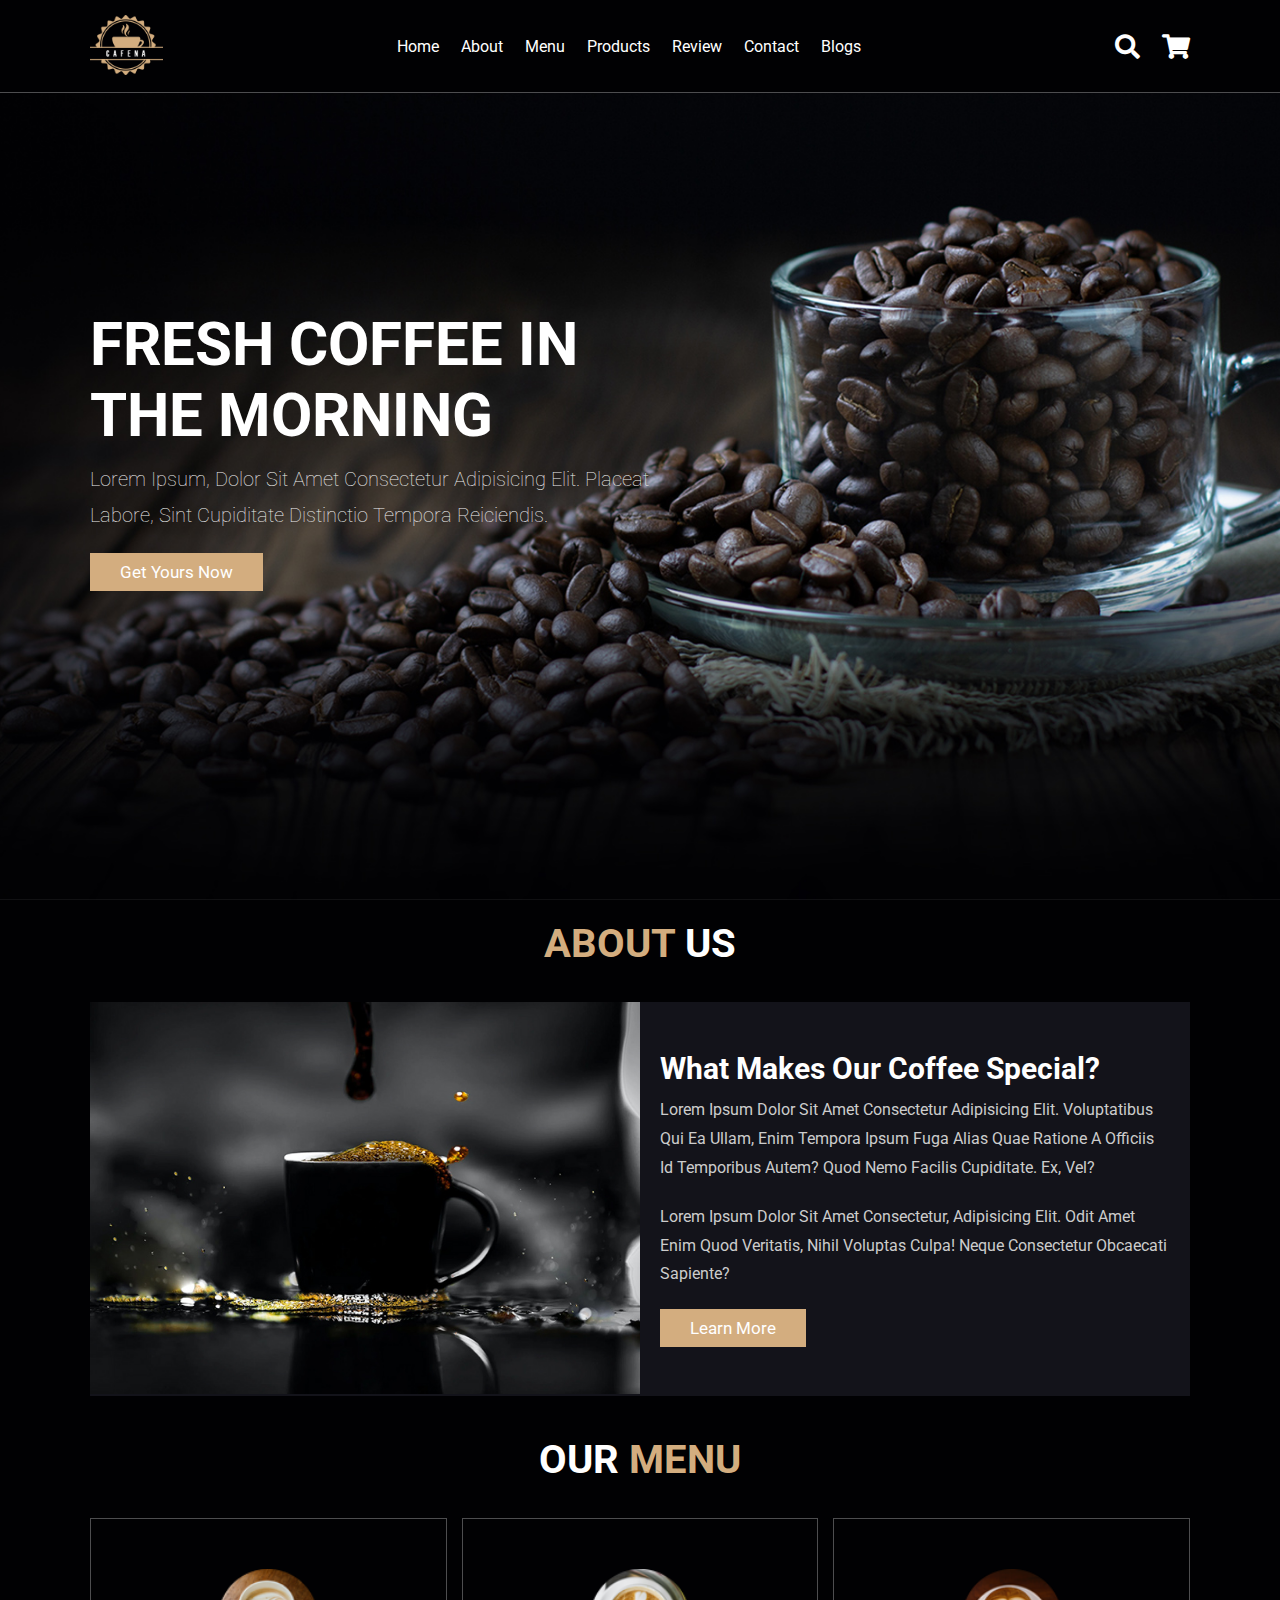
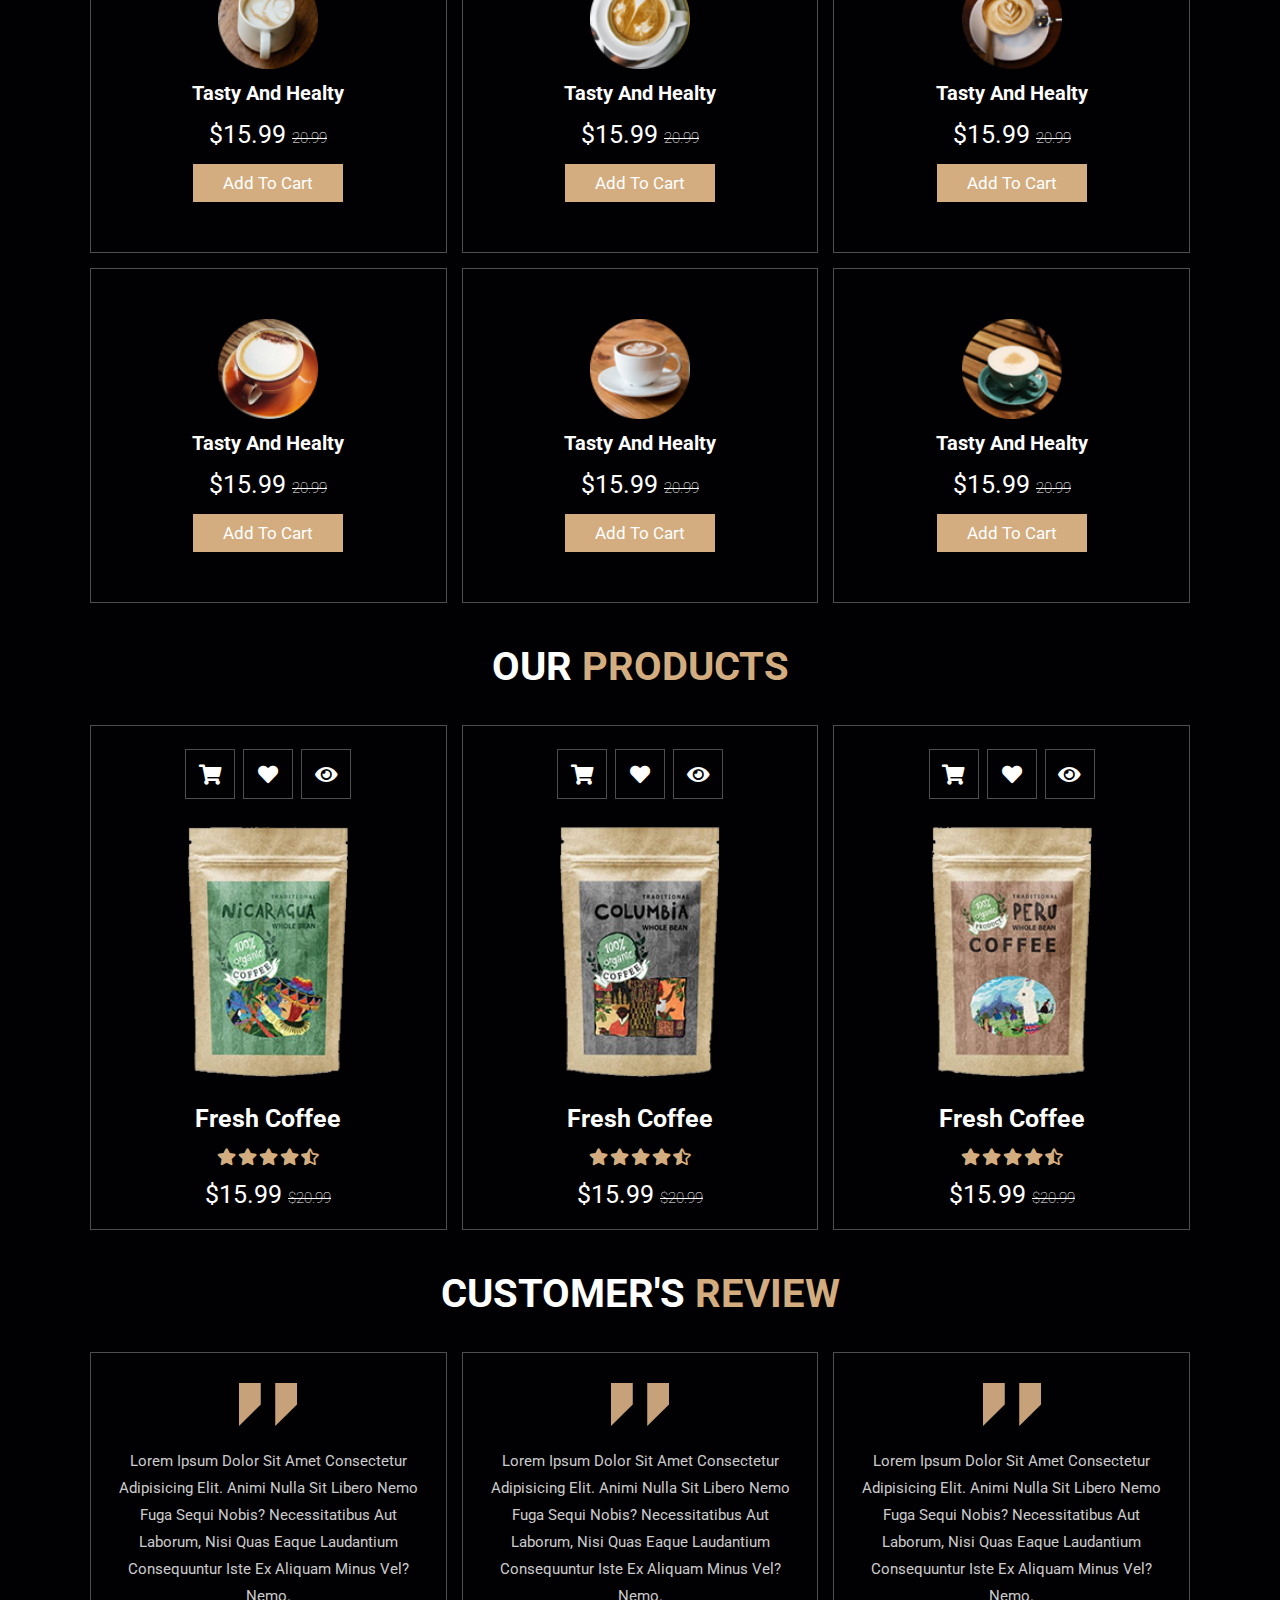
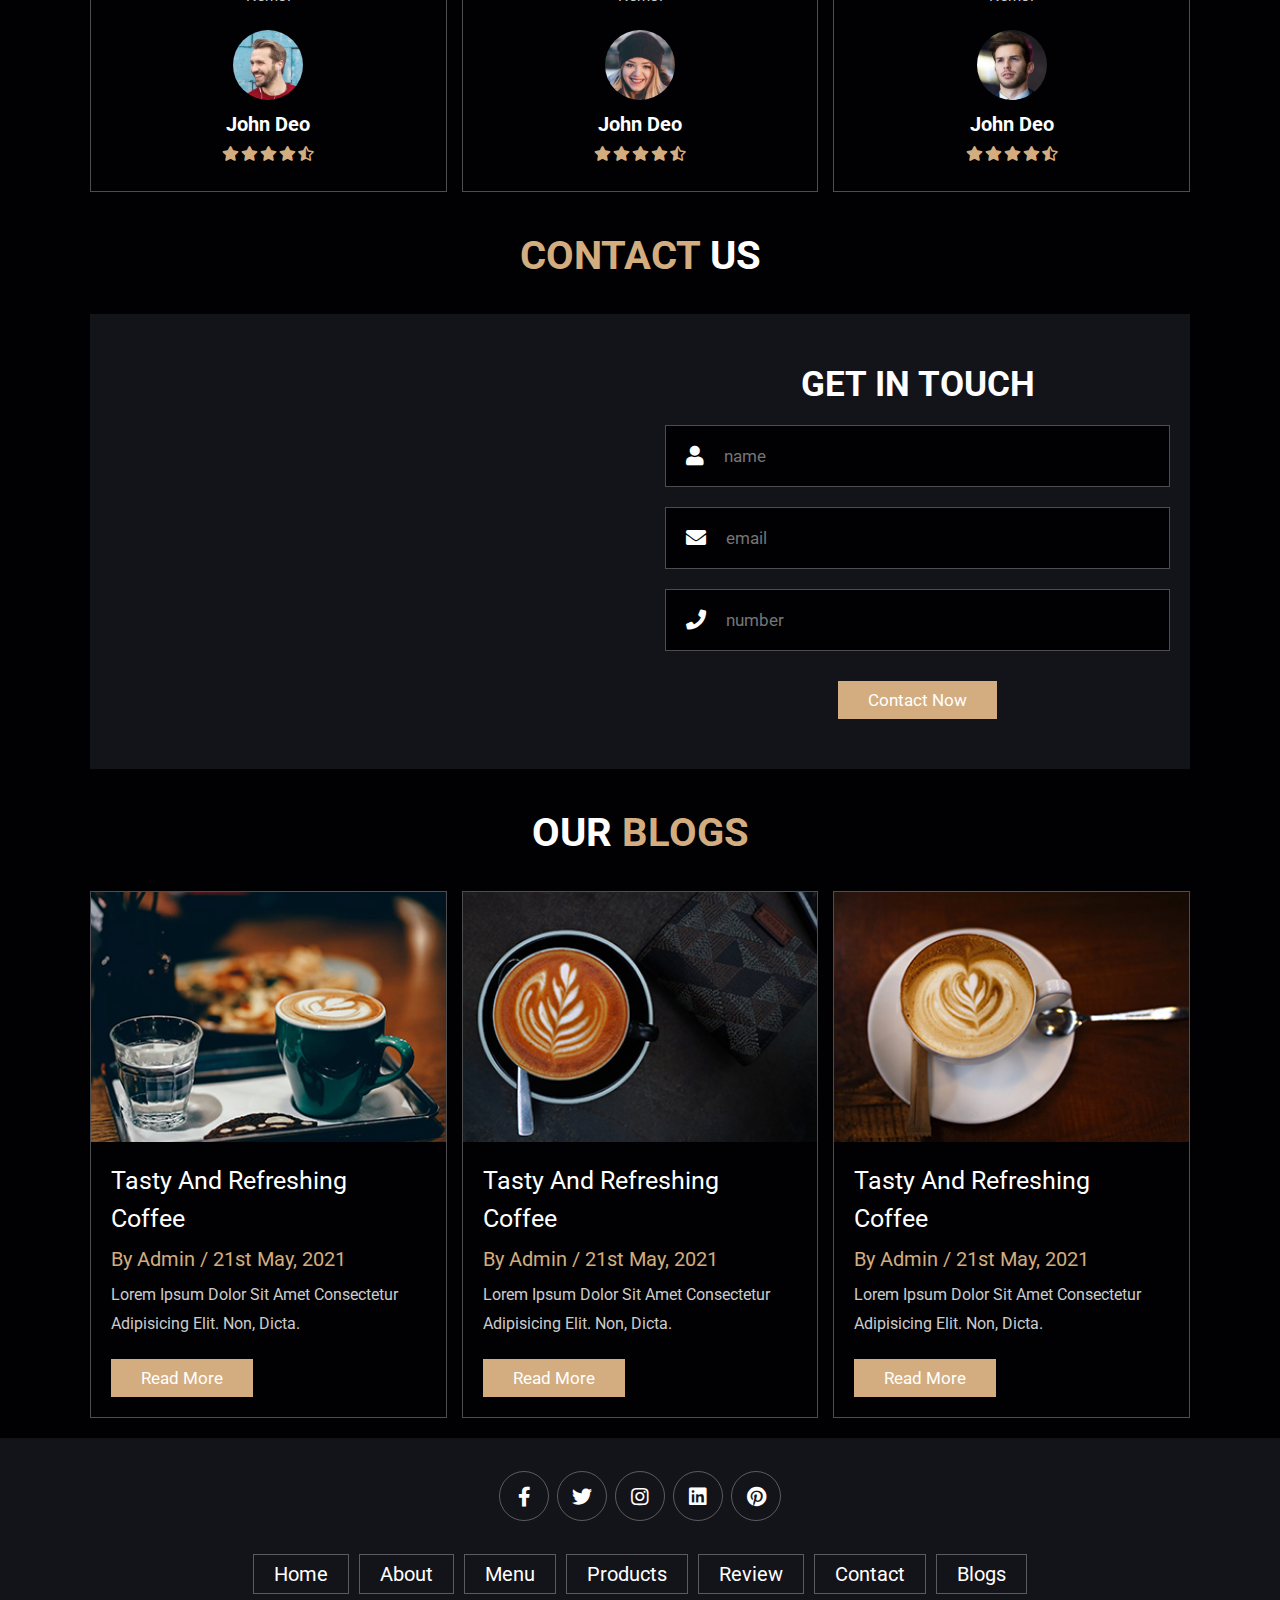
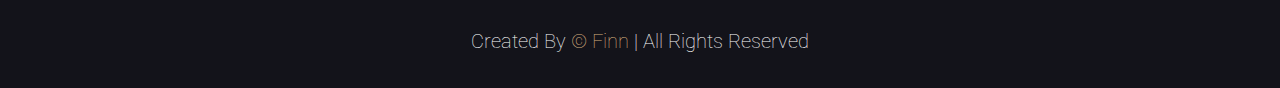
<file: ex web/coffee/coffee.html>
<!DOCTYPE html>
<html lang="en">
<head>
    <meta charset="UTF-8">
    <meta http-equiv="X-UA-Compatible" content="IE=edge">
    <meta name="viewport" content="width=device-width, initial-scale=1.0">
    <title>complete responsive coffee shop website design</title>

    <!-- font awesome cdn link  -->
    <link rel="stylesheet" href="https://cdnjs.cloudflare.com/ajax/libs/font-awesome/5.15.4/css/all.min.css">

    <!-- custom css file link  -->
    <link rel="stylesheet" href="css/coffee.css">

</head>
<body>
    
<!-- header section starts  -->

<header class="header">

    <a href="#" class="logo">
        <img src="images/logo.png" alt="">
    </a>

    <nav class="navbar">
        <a href="#home">home</a>
        <a href="#about">about</a>
        <a href="#menu">menu</a>
        <a href="#products">products</a>
        <a href="#review">review</a>
        <a href="#contact">contact</a>
        <a href="#blogs">blogs</a>
    </nav>

    <div class="icons">
        <div class="fas fa-search" id="search-btn"></div>
        <div class="fas fa-shopping-cart" id="cart-btn"></div>
        <div class="fas fa-bars" id="menu-btn"></div>
    </div>

    <div class="search-form">
        <input type="search" id="search-box" placeholder="search here...">
        <label for="search-box" class="fas fa-search"></label>
    </div>

    <div class="cart-items-container">
        <div class="cart-item">
            <span class="fas fa-times"></span>
            <img src="images/cart-item-1.png" alt="">
            <div class="content">
                <h3>cart item 01</h3>
                <div class="price">$15.99/-</div>
            </div>
        </div>
        <div class="cart-item">
            <span class="fas fa-times"></span>
            <img src="images/cart-item-2.png" alt="">
            <div class="content">
                <h3>cart item 02</h3>
                <div class="price">$15.99/-</div>
            </div>
        </div>
        <div class="cart-item">
            <span class="fas fa-times"></span>
            <img src="images/cart-item-3.png" alt="">
            <div class="content">
                <h3>cart item 03</h3>
                <div class="price">$15.99/-</div>
            </div>
        </div>
        <div class="cart-item">
            <span class="fas fa-times"></span>
            <img src="images/cart-item-4.png" alt="">
            <div class="content">
                <h3>cart item 04</h3>
                <div class="price">$15.99/-</div>
            </div>
        </div>
        <a href="#" class="btn">checkout now</a>
    </div>

</header>

<!-- header section ends -->

<!-- home section starts  -->

<section class="home" id="home">

    <div class="content">
        <h3>fresh coffee in the morning</h3>
        <p>Lorem ipsum, dolor sit amet consectetur adipisicing elit. Placeat labore, sint cupiditate distinctio tempora reiciendis.</p>
        <a href="#" class="btn">get yours now</a>
    </div>

</section>

<!-- home section ends -->

<!-- about section starts  -->

<section class="about" id="about">

    <h1 class="heading"> <span>about</span> us </h1>

    <div class="row">

        <div class="image">
            <img src="images/about-img.jpeg" alt="">
        </div>

        <div class="content">
            <h3>what makes our coffee special?</h3>
            <p>Lorem ipsum dolor sit amet consectetur adipisicing elit. Voluptatibus qui ea ullam, enim tempora ipsum fuga alias quae ratione a officiis id temporibus autem? Quod nemo facilis cupiditate. Ex, vel?</p>
            <p>Lorem ipsum dolor sit amet consectetur, adipisicing elit. Odit amet enim quod veritatis, nihil voluptas culpa! Neque consectetur obcaecati sapiente?</p>
            <a href="#" class="btn">learn more</a>
        </div>

    </div>

</section>

<!-- about section ends -->

<!-- menu section starts  -->

<section class="menu" id="menu">

    <h1 class="heading"> our <span>menu</span> </h1>

    <div class="box-container">

        <div class="box">
            <img src="images/menu-1.png" alt="">
            <h3>tasty and healty</h3>
            <div class="price">$15.99 <span>20.99</span></div>
            <a href="#" class="btn">add to cart</a>
        </div>

        <div class="box">
            <img src="images/menu-2.png" alt="">
            <h3>tasty and healty</h3>
            <div class="price">$15.99 <span>20.99</span></div>
            <a href="#" class="btn">add to cart</a>
        </div>

        <div class="box">
            <img src="images/menu-3.png" alt="">
            <h3>tasty and healty</h3>
            <div class="price">$15.99 <span>20.99</span></div>
            <a href="#" class="btn">add to cart</a>
        </div>

        <div class="box">
            <img src="images/menu-4.png" alt="">
            <h3>tasty and healty</h3>
            <div class="price">$15.99 <span>20.99</span></div>
            <a href="#" class="btn">add to cart</a>
        </div>

        <div class="box">
            <img src="images/menu-5.png" alt="">
            <h3>tasty and healty</h3>
            <div class="price">$15.99 <span>20.99</span></div>
            <a href="#" class="btn">add to cart</a>
        </div>

        <div class="box">
            <img src="images/menu-6.png" alt="">
            <h3>tasty and healty</h3>
            <div class="price">$15.99 <span>20.99</span></div>
            <a href="#" class="btn">add to cart</a>
        </div>

    </div>

</section>

<!-- menu section ends -->

<section class="products" id="products">

    <h1 class="heading"> our <span>products</span> </h1>

    <div class="box-container">

        <div class="box">
            <div class="icons">
                <a href="#" class="fas fa-shopping-cart"></a>
                <a href="#" class="fas fa-heart"></a>
                <a href="#" class="fas fa-eye"></a>
            </div>
            <div class="image">
                <img src="images/product-1.png" alt="">
            </div>
            <div class="content">
                <h3>fresh coffee</h3>
                <div class="stars">
                    <i class="fas fa-star"></i>
                    <i class="fas fa-star"></i>
                    <i class="fas fa-star"></i>
                    <i class="fas fa-star"></i>
                    <i class="fas fa-star-half-alt"></i>
                </div>
                <div class="price">$15.99 <span>$20.99</span></div>
            </div>
        </div>

        <div class="box">
            <div class="icons">
                <a href="#" class="fas fa-shopping-cart"></a>
                <a href="#" class="fas fa-heart"></a>
                <a href="#" class="fas fa-eye"></a>
            </div>
            <div class="image">
                <img src="images/product-2.png" alt="">
            </div>
            <div class="content">
                <h3>fresh coffee</h3>
                <div class="stars">
                    <i class="fas fa-star"></i>
                    <i class="fas fa-star"></i>
                    <i class="fas fa-star"></i>
                    <i class="fas fa-star"></i>
                    <i class="fas fa-star-half-alt"></i>
                </div>
                <div class="price">$15.99 <span>$20.99</span></div>
            </div>
        </div>

        <div class="box">
            <div class="icons">
                <a href="#" class="fas fa-shopping-cart"></a>
                <a href="#" class="fas fa-heart"></a>
                <a href="#" class="fas fa-eye"></a>
            </div>
            <div class="image">
                <img src="images/product-3.png" alt="">
            </div>
            <div class="content">
                <h3>fresh coffee</h3>
                <div class="stars">
                    <i class="fas fa-star"></i>
                    <i class="fas fa-star"></i>
                    <i class="fas fa-star"></i>
                    <i class="fas fa-star"></i>
                    <i class="fas fa-star-half-alt"></i>
                </div>
                <div class="price">$15.99 <span>$20.99</span></div>
            </div>
        </div>

    </div>

</section>

<!-- review section starts  -->

<section class="review" id="review">

    <h1 class="heading"> customer's <span>review</span> </h1>

    <div class="box-container">

        <div class="box">
            <img src="images/quote-img.png" alt="" class="quote">
            <p>Lorem ipsum dolor sit amet consectetur adipisicing elit. Animi nulla sit libero nemo fuga sequi nobis? Necessitatibus aut laborum, nisi quas eaque laudantium consequuntur iste ex aliquam minus vel? Nemo.</p>
            <img src="images/pic-1.png" class="user" alt="">
            <h3>john deo</h3>
            <div class="stars">
                <i class="fas fa-star"></i>
                <i class="fas fa-star"></i>
                <i class="fas fa-star"></i>
                <i class="fas fa-star"></i>
                <i class="fas fa-star-half-alt"></i>
            </div>
        </div>

        <div class="box">
            <img src="images/quote-img.png" alt="" class="quote">
            <p>Lorem ipsum dolor sit amet consectetur adipisicing elit. Animi nulla sit libero nemo fuga sequi nobis? Necessitatibus aut laborum, nisi quas eaque laudantium consequuntur iste ex aliquam minus vel? Nemo.</p>
            <img src="images/pic-2.png" class="user" alt="">
            <h3>john deo</h3>
            <div class="stars">
                <i class="fas fa-star"></i>
                <i class="fas fa-star"></i>
                <i class="fas fa-star"></i>
                <i class="fas fa-star"></i>
                <i class="fas fa-star-half-alt"></i>
            </div>
        </div>
        
        <div class="box">
            <img src="images/quote-img.png" alt="" class="quote">
            <p>Lorem ipsum dolor sit amet consectetur adipisicing elit. Animi nulla sit libero nemo fuga sequi nobis? Necessitatibus aut laborum, nisi quas eaque laudantium consequuntur iste ex aliquam minus vel? Nemo.</p>
            <img src="images/pic-3.png" class="user" alt="">
            <h3>john deo</h3>
            <div class="stars">
                <i class="fas fa-star"></i>
                <i class="fas fa-star"></i>
                <i class="fas fa-star"></i>
                <i class="fas fa-star"></i>
                <i class="fas fa-star-half-alt"></i>
            </div>
        </div>

    </div>

</section>

<!-- review section ends -->

<!-- contact section starts  -->

<section class="contact" id="contact">

    <h1 class="heading"> <span>contact</span> us </h1>

    <div class="row">

        <iframe class="map" src="" allowfullscreen="" loading="lazy"></iframe>

        <form action="">
            <h3>get in touch</h3>
            <div class="inputBox">
                <span class="fas fa-user"></span>
                <input type="text" placeholder="name">
            </div>
            <div class="inputBox">
                <span class="fas fa-envelope"></span>
                <input type="email" placeholder="email">
            </div>
            <div class="inputBox">
                <span class="fas fa-phone"></span>
                <input type="number" placeholder="number">
            </div>
            <input type="submit" value="contact now" class="btn">
        </form>

    </div>

</section>

<!-- contact section ends -->

<!-- blogs section starts  -->

<section class="blogs" id="blogs">

    <h1 class="heading"> our <span>blogs</span> </h1>

    <div class="box-container">

        <div class="box">
            <div class="image">
                <img src="images/blog-1.jpeg" alt="">
            </div>
            <div class="content">
                <a href="#" class="title">tasty and refreshing coffee</a>
                <span>by admin / 21st may, 2021</span>
                <p>Lorem ipsum dolor sit amet consectetur adipisicing elit. Non, dicta.</p>
                <a href="#" class="btn">read more</a>
            </div>
        </div>

        <div class="box">
            <div class="image">
                <img src="images/blog-2.jpeg" alt="">
            </div>
            <div class="content">
                <a href="#" class="title">tasty and refreshing coffee</a>
                <span>by admin / 21st may, 2021</span>
                <p>Lorem ipsum dolor sit amet consectetur adipisicing elit. Non, dicta.</p>
                <a href="#" class="btn">read more</a>
            </div>
        </div>

        <div class="box">
            <div class="image">
                <img src="images/blog-3.jpeg" alt="">
            </div>
            <div class="content">
                <a href="#" class="title">tasty and refreshing coffee</a>
                <span>by admin / 21st may, 2021</span>
                <p>Lorem ipsum dolor sit amet consectetur adipisicing elit. Non, dicta.</p>
                <a href="#" class="btn">read more</a>
            </div>
        </div>

    </div>

</section>

<!-- blogs section ends -->

<!-- footer section starts  -->

<section class="footer">

    <div class="share">
        <a href="#" class="fab fa-facebook-f"></a>
        <a href="#" class="fab fa-twitter"></a>
        <a href="#" class="fab fa-instagram"></a>
        <a href="#" class="fab fa-linkedin"></a>
        <a href="#" class="fab fa-pinterest"></a>
    </div>

    <div class="links">
        <a href="#">home</a>
        <a href="#">about</a>
        <a href="#">menu</a>
        <a href="#">products</a>
        <a href="#">review</a>
        <a href="#">contact</a>
        <a href="#">blogs</a>
    </div>

    <div class="credit">created by <span>© Finn</span> | all rights reserved</div>

</section>

<!-- footer section ends -->

















<!-- custom js file link  -->
<script src="js/coffee.js"></script>

</body>
</html>
</file>
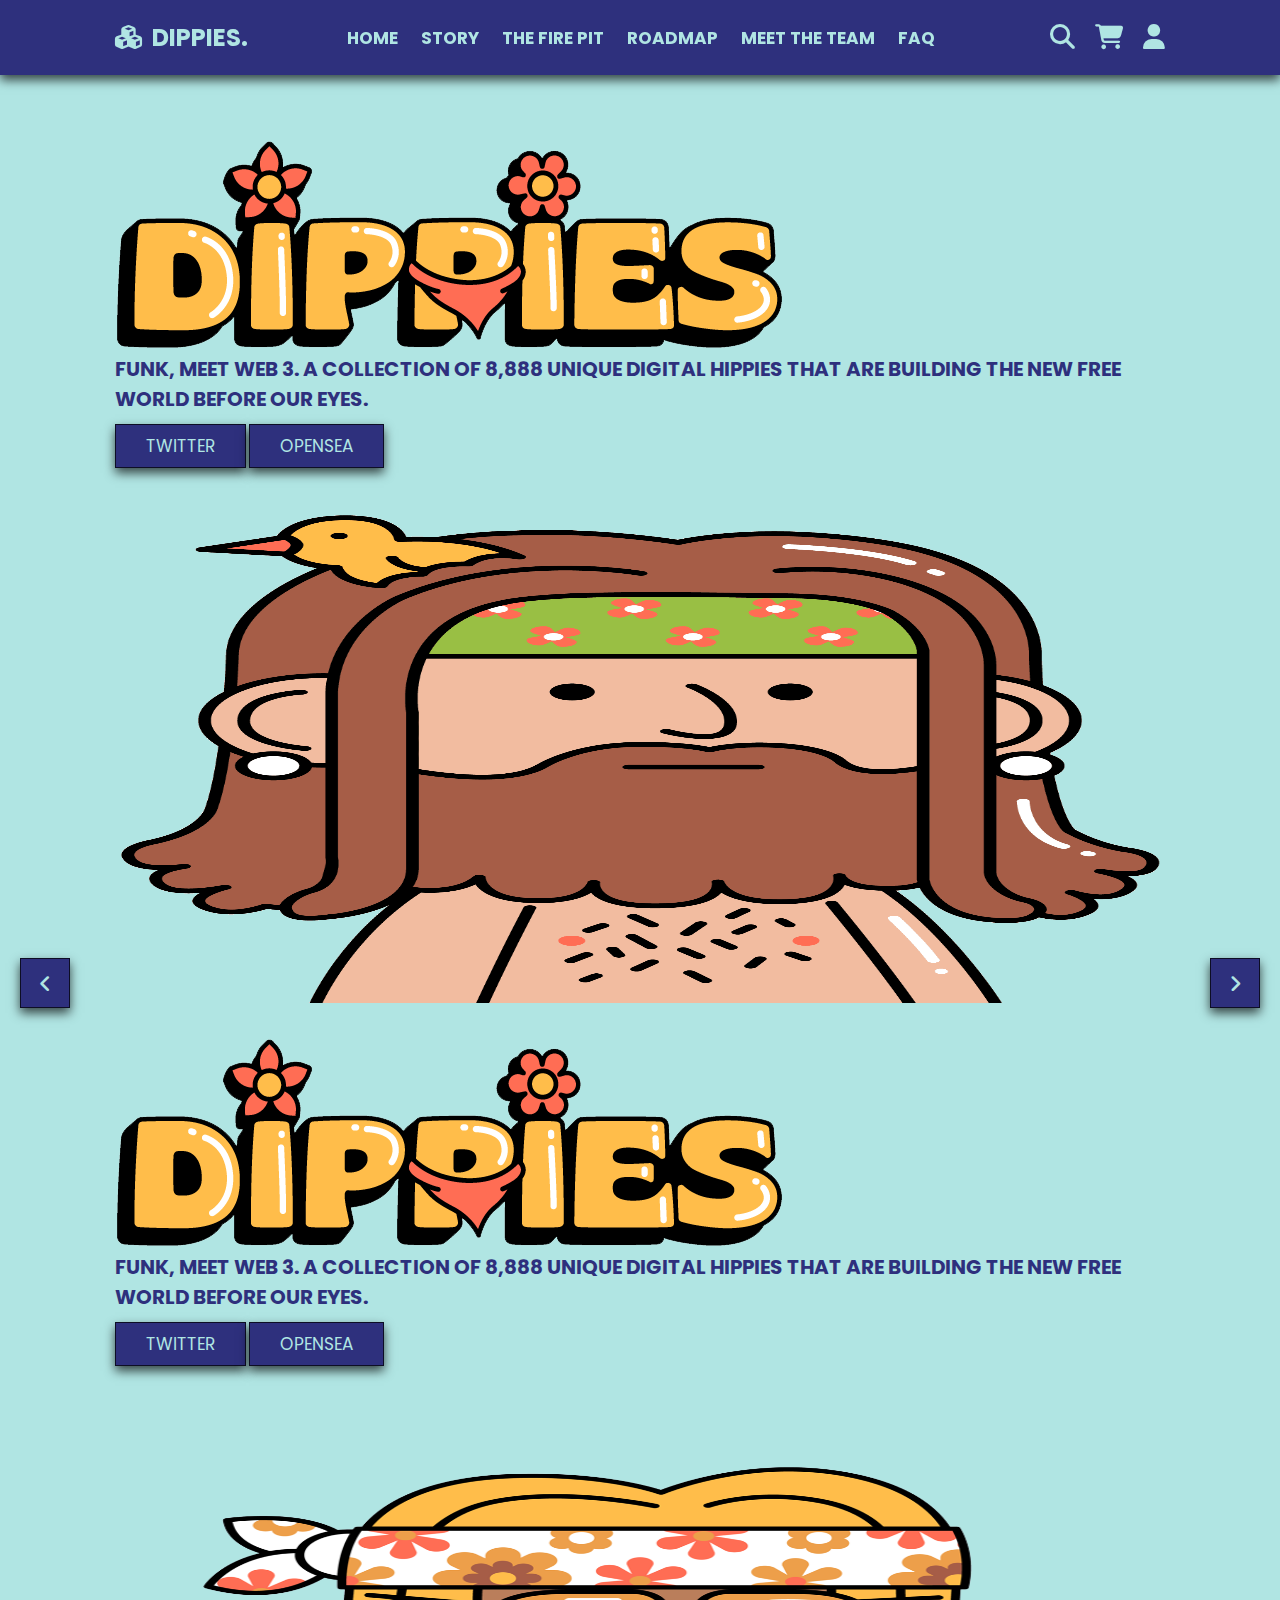
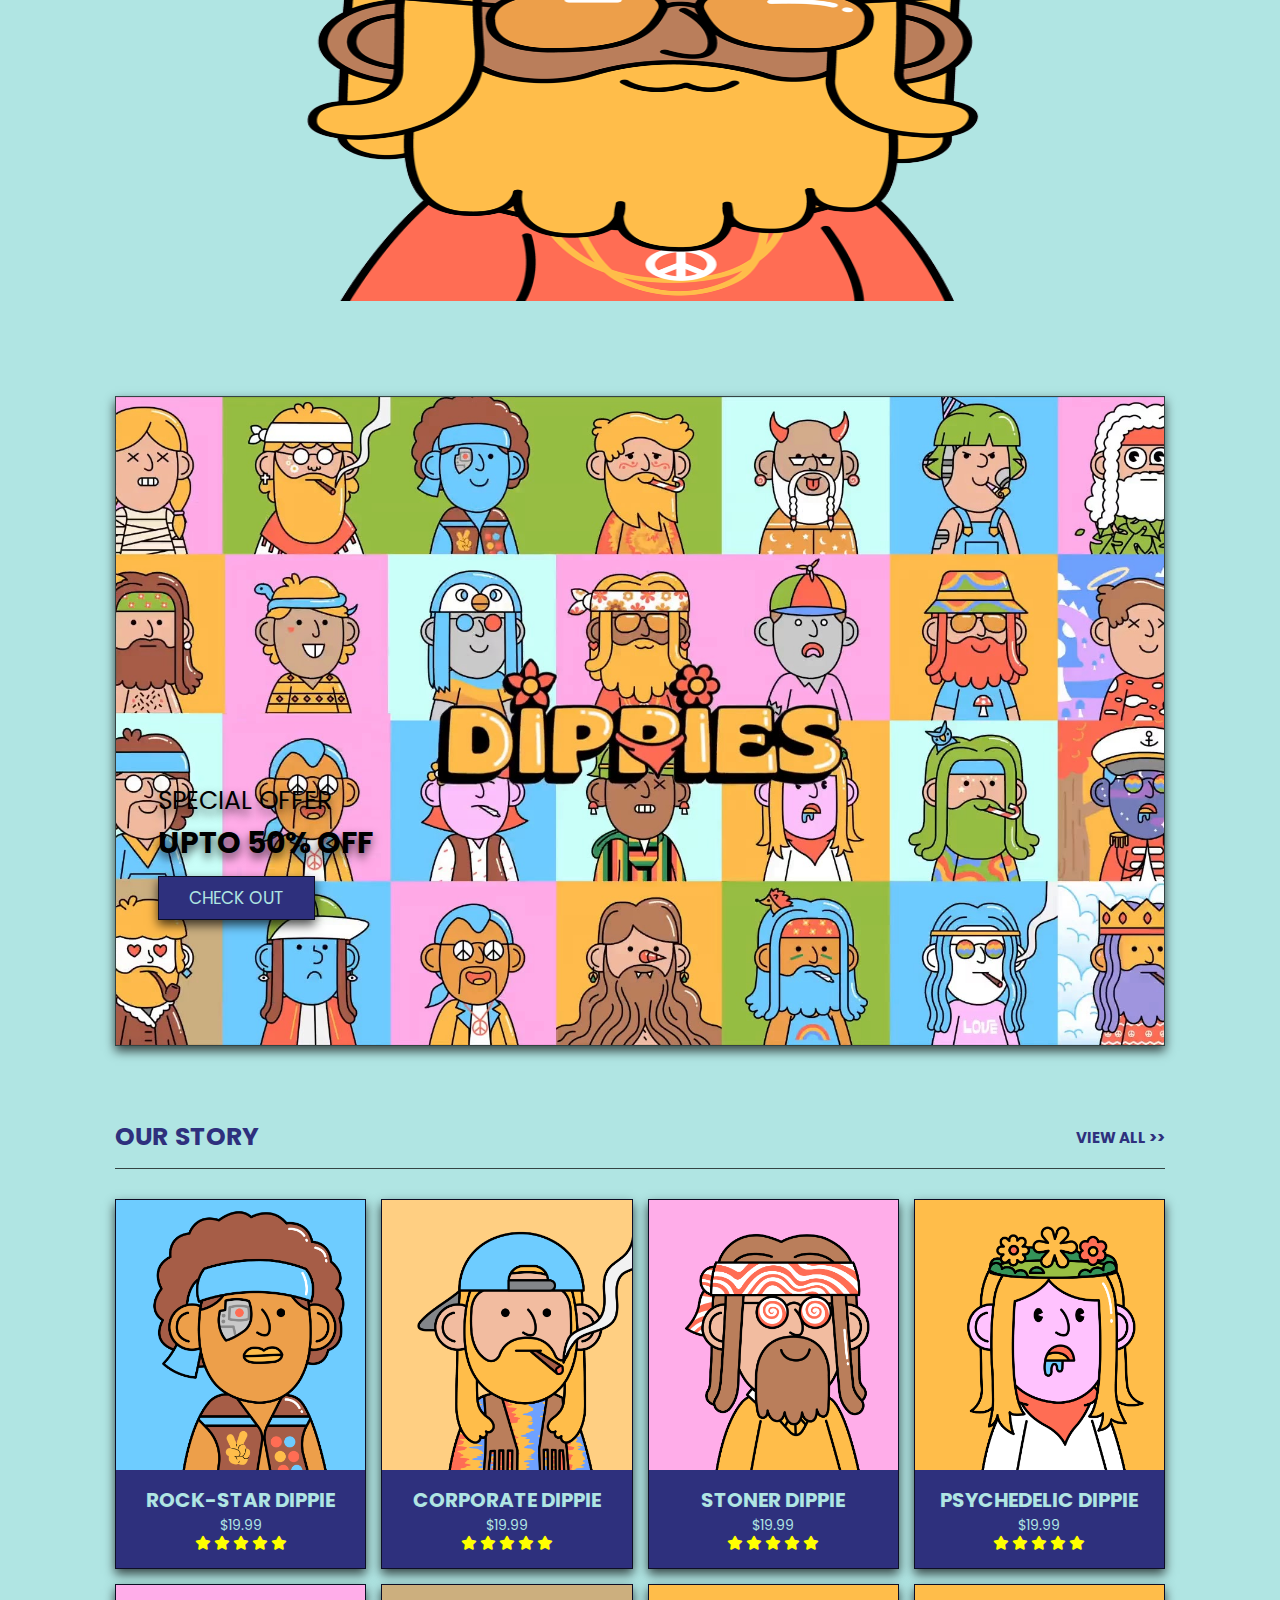
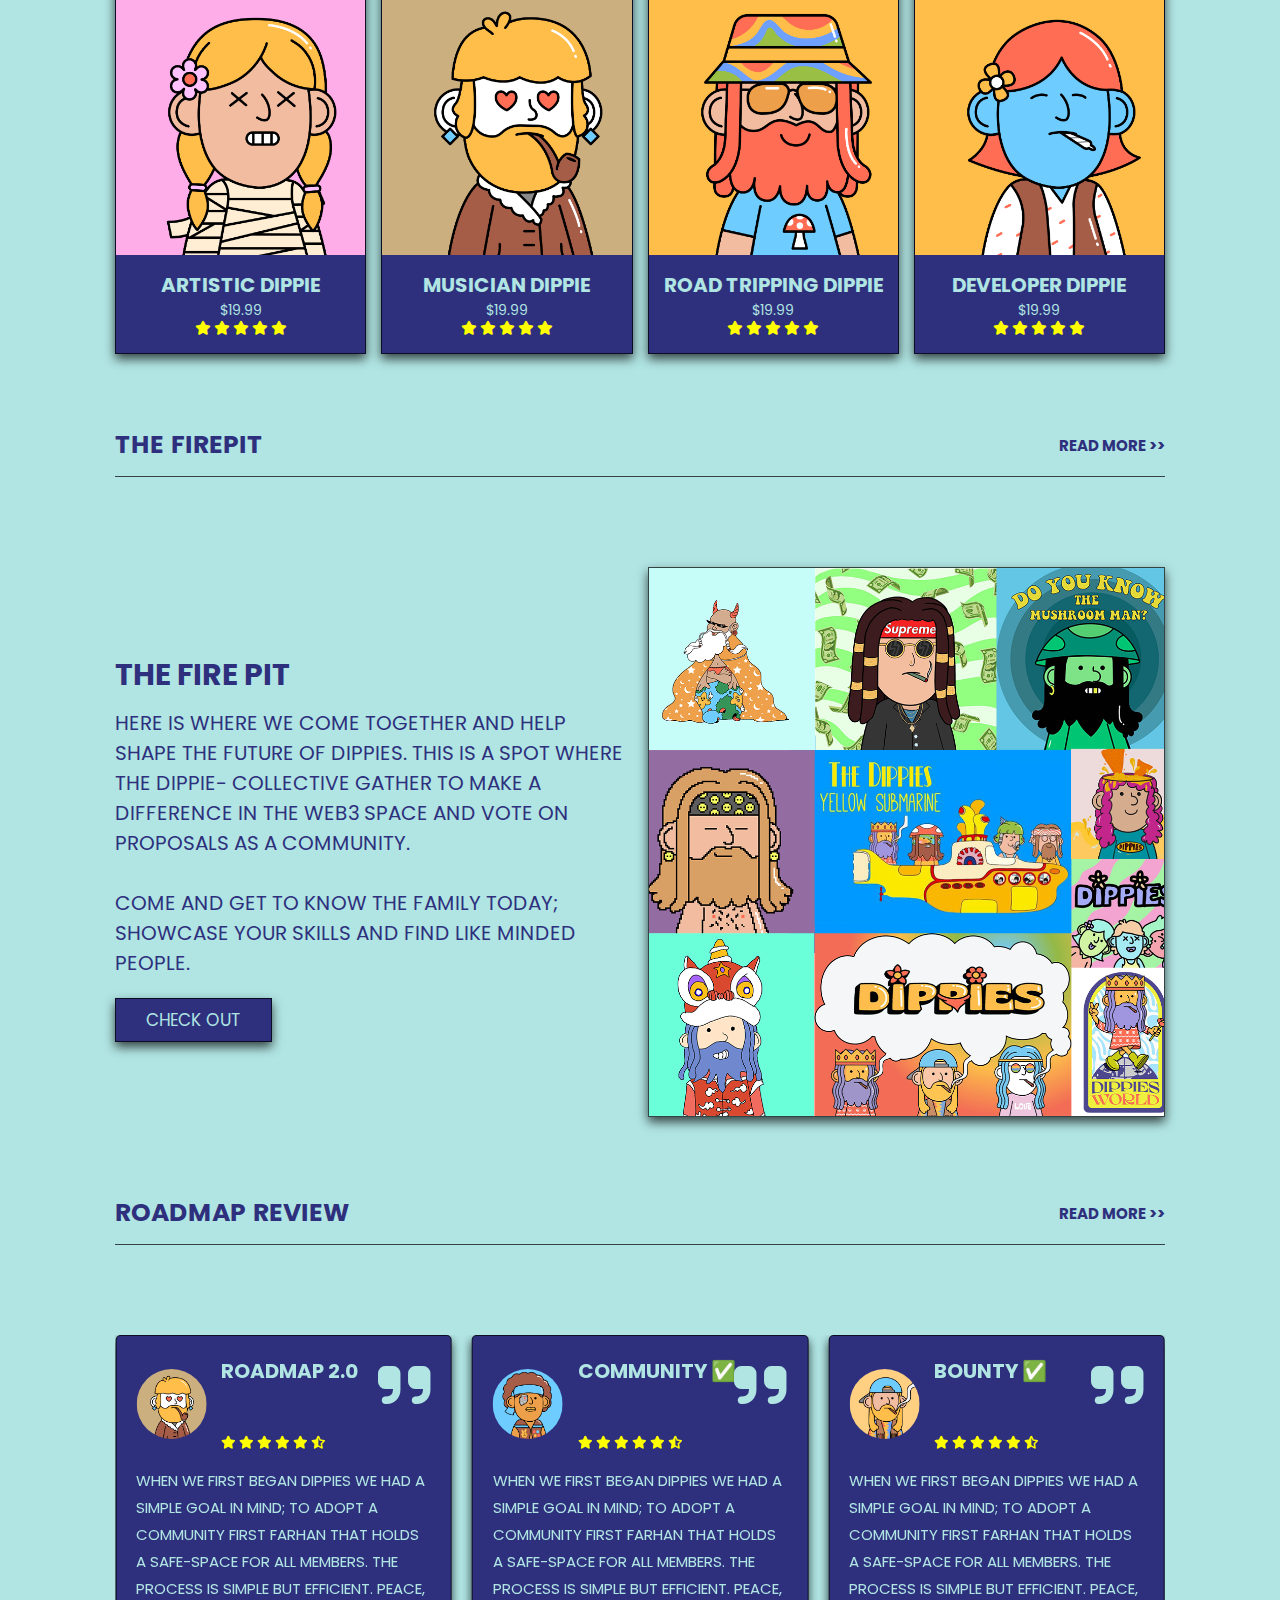
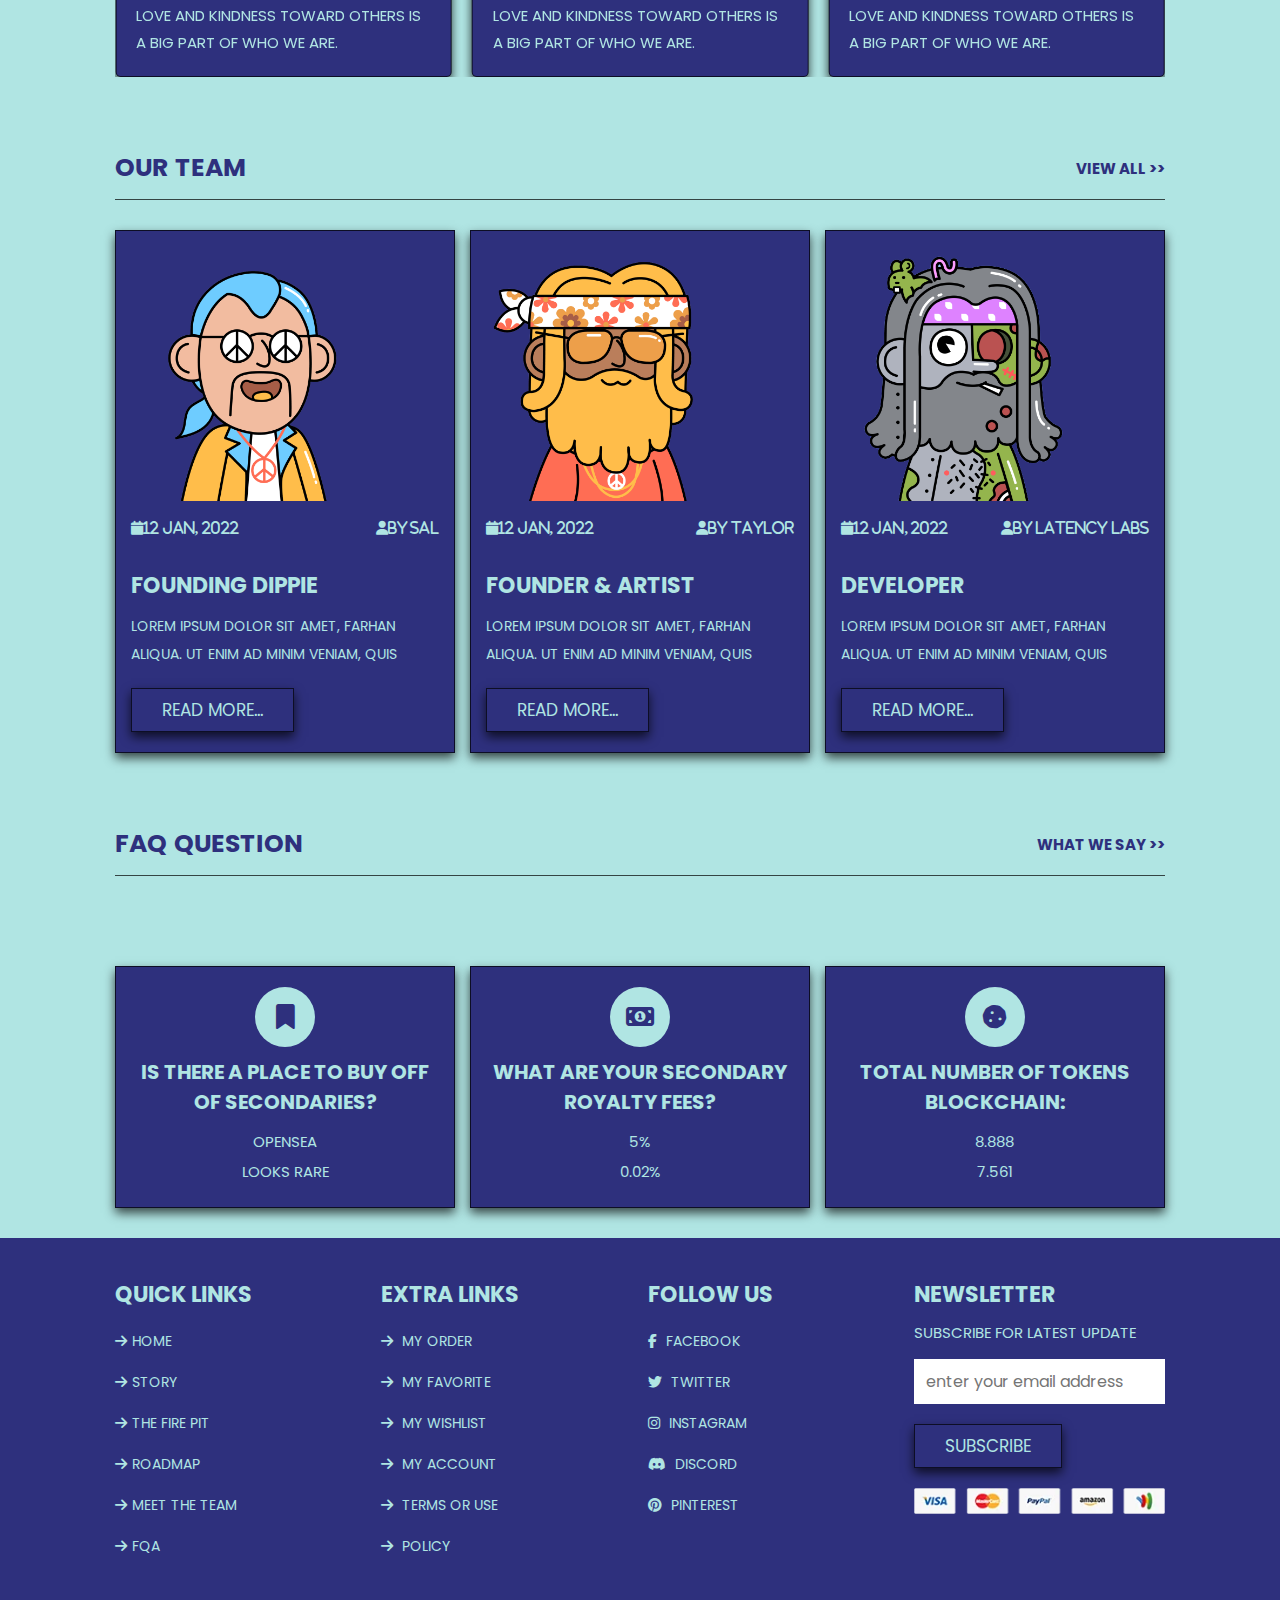
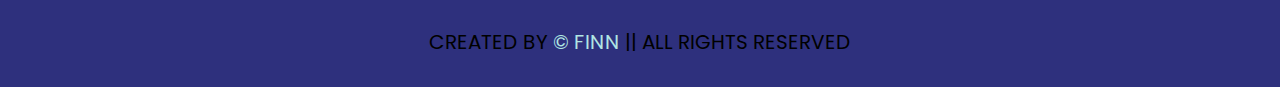
<file: ex web/ntf/nft.html>
<!DOCTYPE html>
<html lang="en">
<head>
    <meta charset="UTF-8">
    <meta http-equiv="X-UA-Compatible" content="IE=edge">
    <meta name="viewport" content="width=device-width, initial-scale=1.0">
    <title>Nft Demo</title>

    <link
  rel="stylesheet"
  href="https://unpkg.com/swiper@8/swiper-bundle.min.css"
/>
    
    <!-- font awesome cdn link -->
    <link rel="stylesheet" href="https://cdnjs.cloudflare.com/ajax/libs/font-awesome/6.1.0/css/all.min.css">

    <!-- custom css file link -->
    <link rel="stylesheet" href="nft.css">

</head>
<body>

    <!-- header section start page start -->
    <header class="header">
        <a href="#" class="logo"> <i class="fas fa-cubes"></i> Dippies. </a>

        <nav class="navbar">
            <a href="#">Home</a>
            <a href="#">Story</a>
            <a href="#">The Fire Pit</a>
            <a href="#">Roadmap</a>
            <a href="#">Meet the Team</a>
            <a href="#">FAQ</a>
        </nav>

        <div class="icons">
            <div id="menu-btn" class="fas fa-bars"></div>
            <div id="search-btn" class="fas fa-search"></div>
            <div id="cart-btn" class="fas fa-shopping-cart"></div>
            <div id="login-btn" class="fas fa-user"></div>
        </div>
    </header>

<!-- home section start -->

<section class="home" id="home">
    <div class="slides-container">

        <div class="slide active">
            <div class="content">
                <div class="slideimg">
                    <img src="img/main.png">
                </div>
                <h3>Funk, meet web 3. A collection of 8,888 unique digital hippies that 
                    are building the new free world before our eyes.</h3>
                    <a href="#" class="btn">twitter</a>
                    <a href="#" class="btn">opensea</a>
            </div>
            <div class="img">
                <img src="img/main1.png" alt="">
            </div>
        </div>

        <div class="slide active">
            <div class="content">
                <div class="slideimg">
                    <img src="img/main.png">
                </div>
                <h3>Funk, meet web 3. A collection of 8,888 unique digital hippies that 
                    are building the new free world before our eyes.</h3>
                    <a href="#" class="btn">twitter</a>
                    <a href="#" class="btn">opensea</a>
            </div>
            <div class="img">
                <img src="img/mainside.png" alt="">
            </div>
        </div>
    </div>
    <div id="next-slide"class="fas fa-angle-right" onclick="next()"></div>
    <div id="prev-slide"class="fas fa-angle-left" onclick="next()"></div>
</section>


<!-- banner section start -->

<section class="banner-container">
    <div class="banner">
        <img src="img/home.jpg">
        <div class="content">
            <span>special offer</span>
            <h3>upto 50% off</h3>
            <a href="#" class="btn">check out</a>
        </div>
    </div> 
</section>


<!-- story section start -->

<section class="story">
    <h1 class="title"> our <span>story</span><a href="#">view all >></a> </h1>

    <div class="box-container">

        <div class="box">
            <div class="icons">
                <a href="#" class="fas fa-shopping-cart"></a>
                <a href="#" class="fas fa-heart"></a>
                <a href="#" class="fas fa-eye"></a>
            </div>
            <div class="img">
                <img src="img/slide.png">
            </div>
            <div class="content">
                <h3>Rock-Star Dippie</h3>
                <div class="price">$19.99</div>
                <div class="stars">
                    <i class="fa fa-star"></i>  
                    <i class="fa fa-star"></i>  
                    <i class="fa fa-star"></i>  
                    <i class="fa fa-star"></i>  
                    <i class="fa fa-star"></i>  
                </div>
            </div>
        </div>

        <div class="box">
            <div class="icons">
                <a href="#" class="fas fa-shopping-cart"></a>
                <a href="#" class="fas fa-heart"></a>
                <a href="#" class="fas fa-eye"></a>
            </div>
            <div class="img">
                <img src="img/slide1.png">
            </div>
            <div class="content">
                <h3>Corporate Dippie</h3>
                <div class="price">$19.99</div>
                <div class="stars">
                    <i class="fa fa-star"></i>  
                    <i class="fa fa-star"></i>  
                    <i class="fa fa-star"></i>  
                    <i class="fa fa-star"></i>  
                    <i class="fa fa-star"></i>  
                </div>
            </div>
        </div>

        <div class="box">
            <div class="icons">
                <a href="#" class="fas fa-shopping-cart"></a>
                <a href="#" class="fas fa-heart"></a>
                <a href="#" class="fas fa-eye"></a>
            </div>
            <div class="img">
                <img src="img/slide2.png">
            </div>
            <div class="content">
                <h3>Stoner Dippie</h3>
                <div class="price">$19.99</div>
                <div class="stars">
                    <i class="fa fa-star"></i>  
                    <i class="fa fa-star"></i>  
                    <i class="fa fa-star"></i>  
                    <i class="fa fa-star"></i>  
                    <i class="fa fa-star"></i>  
                </div>
            </div>
        </div>

        <div class="box">
            <div class="icons">
                <a href="#" class="fas fa-shopping-cart"></a>
                <a href="#" class="fas fa-heart"></a>
                <a href="#" class="fas fa-eye"></a>
            </div>
            <div class="img">
                <img src="img/slide3.png">
            </div>
            <div class="content">
                <h3>Psychedelic Dippie</h3>
                <div class="price">$19.99</div>
                <div class="stars">
                    <i class="fa fa-star"></i>  
                    <i class="fa fa-star"></i>  
                    <i class="fa fa-star"></i>  
                    <i class="fa fa-star"></i>  
                    <i class="fa fa-star"></i>  
                </div>
            </div>
        </div>

        <div class="box">
            <div class="icons">
                <a href="#" class="fas fa-shopping-cart"></a>
                <a href="#" class="fas fa-heart"></a>
                <a href="#" class="fas fa-eye"></a>
            </div>
            <div class="img">
                <img src="img/slide4.png">
            </div>
            <div class="content">
                <h3>Artistic Dippie</h3>
                <div class="price">$19.99</div>
                <div class="stars">
                    <i class="fa fa-star"></i>  
                    <i class="fa fa-star"></i>  
                    <i class="fa fa-star"></i>  
                    <i class="fa fa-star"></i>  
                    <i class="fa fa-star"></i>  
                </div>
            </div>
        </div>

        <div class="box">
            <div class="icons">
                <a href="#" class="fas fa-shopping-cart"></a>
                <a href="#" class="fas fa-heart"></a>
                <a href="#" class="fas fa-eye"></a>
            </div>
            <div class="img">
                <img src="img/slide5.png">
            </div>
            <div class="content">
                <h3>Musician Dippie</h3>
                <div class="price">$19.99</div>
                <div class="stars">
                    <i class="fa fa-star"></i>  
                    <i class="fa fa-star"></i>  
                    <i class="fa fa-star"></i>  
                    <i class="fa fa-star"></i>  
                    <i class="fa fa-star"></i>  
                </div>
            </div>
        </div>

        <div class="box">
            <div class="icons">
                <a href="#" class="fas fa-shopping-cart"></a>
                <a href="#" class="fas fa-heart"></a>
                <a href="#" class="fas fa-eye"></a>
            </div>
            <div class="img">
                <img src="img/slide6.png">
            </div>
            <div class="content">
                <h3>Road Tripping Dippie</h3>
                <div class="price">$19.99</div>
                <div class="stars">
                    <i class="fa fa-star"></i>  
                    <i class="fa fa-star"></i>  
                    <i class="fa fa-star"></i>  
                    <i class="fa fa-star"></i>  
                    <i class="fa fa-star"></i>  
                </div>
            </div>
        </div>

        <div class="box">
            <div class="icons">
                <a href="#" class="fas fa-shopping-cart"></a>
                <a href="#" class="fas fa-heart"></a>
                <a href="#" class="fas fa-eye"></a>
            </div>
            <div class="img">
                <img src="img/dev.png">
            </div>
            <div class="content">
                <h3>Developer Dippie</h3>
                <div class="price">$19.99</div>
                <div class="stars">
                    <i class="fa fa-star"></i>  
                    <i class="fa fa-star"></i>  
                    <i class="fa fa-star"></i>  
                    <i class="fa fa-star"></i>  
                    <i class="fa fa-star"></i>  
                </div>
            </div>
        </div>

</div>
</section>

<!-- The Fire pit section start -->
<section>
<h1 class="title"> The <span>Firepit</span> <a href="#">read more >></a> </h1>
</section>
<section class="firepit">
    <div class="content">
        <h3>The Fire Pit</h3>
        <p>Here is where we come together and help shape the 
        future of Dippies. This is a spot where the dippie-
        collective gather to make a difference in the web3 
        space and vote on proposals as a community.
        <br><br>
        Come and get to know the family today; showcase 
        your skills and find like minded people.
        </p>
        <a href="#" class="btn">check out</a>
    </div>

    <div class="img">
        <img src="img/fire pitl.png">
    </div>
</section>


<!-- roadmap section start -->

<section>
    <h1 class="title">roadmap <span>review</span> <a href="#">read more >></a> </h1>
</section>

<section class="roadmap" id="roadmap">
    <div class="swiper mySwiper roadmap-slider">
        <div class="swiper-wrapper wrapper">

            <div class="swiper-slide slide">
                <i class="fas fa-quote-right"></i>
                <div class="user">
                    <img src="img/slide.png">
                    <div class="user-info">
                        <h3>COMMUNITY ✅</h3>
                        <div class="star">
                            <i class="fa fa-star"></i>
                            <i class="fa fa-star"></i>
                            <i class="fa fa-star"></i>
                            <i class="fa fa-star"></i>
                            <i class="fa fa-star"></i>
                            <i class="fa fa-star-half-alt"></i>
                        </div>
                    </div>
                </div>
                <p>When we first began Dippies we had a simple goal in mind; 
                    to adopt a community first farhan that holds a safe-space 
                    for all members. The process is simple but efficient. Peace, 
                    love and kindness toward others is a big part of who we are.</p>
            </div>

            <div class="swiper-slide slide">
                <i class="fas fa-quote-right"></i>
                <div class="user">
                    <img src="img/slide1.png">
                    <div class="user-info">
                        <h3>BOUNTY ✅</h3>
                        <div class="star">
                            <i class="fa fa-star"></i>
                            <i class="fa fa-star"></i>
                            <i class="fa fa-star"></i>
                            <i class="fa fa-star"></i>
                            <i class="fa fa-star"></i>
                            <i class="fa fa-star-half-alt"></i>
                        </div>
                    </div>
                </div>
                <p>When we first began Dippies we had a simple goal in mind; 
                    to adopt a community first farhan that holds a safe-space 
                    for all members. The process is simple but efficient. Peace, 
                    love and kindness toward others is a big part of who we are.</p>
            </div>

            <div class="swiper-slide slide">
                <i class="fas fa-quote-right"></i>
                <div class="user">
                    <img src="img/slide2.png">
                    <div class="user-info">
                        <h3>DippieStash ✅</h3>
                        <div class="star">
                            <i class="fa fa-star"></i>
                            <i class="fa fa-star"></i>
                            <i class="fa fa-star"></i>
                            <i class="fa fa-star"></i>
                            <i class="fa fa-star"></i>
                            <i class="fa fa-star-half-alt"></i>
                        </div>
                    </div>
                </div>
                <p>When we first began Dippies we had a simple goal in mind; 
                    to adopt a community first farhan that holds a safe-space 
                    for all members. The process is simple but efficient. Peace, 
                    love and kindness toward others is a big part of who we are.</p>
            </div>

            <div class="swiper-slide slide">
                <i class="fas fa-quote-right"></i>
                <div class="user">
                    <img src="img/slide3.png">
                    <div class="user-info">
                        <h3>MERCH</h3>
                        <div class="star">
                            <i class="fa fa-star"></i>
                            <i class="fa fa-star"></i>
                            <i class="fa fa-star"></i>
                            <i class="fa fa-star"></i>
                            <i class="fa fa-star"></i>
                            <i class="fa fa-star-half-alt"></i>
                        </div>
                    </div>
                </div>
                <p>When we first began Dippies we had a simple goal in mind; 
                    to adopt a community first farhan that holds a safe-space 
                    for all members. The process is simple but efficient. Peace, 
                    love and kindness toward others is a big part of who we are.</p>
            </div>

            <div class="swiper-slide slide">
                <i class="fas fa-quote-right"></i>
                <div class="user">
                    <img src="img/slide4.png">
                    <div class="user-info">
                        <h3>RELEASING</h3>
                        <div class="star">
                            <i class="fa fa-star"></i>
                            <i class="fa fa-star"></i>
                            <i class="fa fa-star"></i>
                            <i class="fa fa-star"></i>
                            <i class="fa fa-star"></i>
                            <i class="fa fa-star-half-alt"></i>
                        </div>
                    </div>
                </div>
                <p>When we first began Dippies we had a simple goal in mind; 
                    to adopt a community first farhan that holds a safe-space 
                    for all members. The process is simple but efficient. Peace, 
                    love and kindness toward others is a big part of who we are.</p>
            </div>

            <div class="swiper-slide slide">
                <i class="fas fa-quote-right"></i>
                <div class="user">
                    <img src="img/slide5.png">
                    <div class="user-info">
                        <h3>ROADMAP 2.0</h3>
                        <div class="star">
                            <i class="fa fa-star"></i>
                            <i class="fa fa-star"></i>
                            <i class="fa fa-star"></i>
                            <i class="fa fa-star"></i>
                            <i class="fa fa-star"></i>
                            <i class="fa fa-star-half-alt"></i>
                        </div>
                    </div>
                </div>
                <p>When we first began Dippies we had a simple goal in mind; 
                    to adopt a community first farhan that holds a safe-space 
                    for all members. The process is simple but efficient. Peace, 
                    love and kindness toward others is a big part of who we are.</p>
            </div>

        </div>
    </div>
</section>


<!-- meet my team section start -->

<section class="teams">
    <h1 class="title">our <span>team</span> <a href="#">view all >></a></h1>


<div class="box-container">

    <div class="box">
        <div class="img">
            <img src="img/founder.png">
        </div>
        <div class="content">
            <div class="icons">
                <a href="#" class="fas fa-calendar"></i>12 jan, 2022</a>
                <a href="#" class="fas fa-user"></i>by Sal</a>
            </div>
            <h3>Founding Dippie</h3>
            <p>Lorem ipsum dolor sit amet, farhan aliqua. Ut enim ad minim veniam, quis</p>
            <a href="#" class="btn">read more...</a>
        </div>
    </div>

    <div class="box">
        <div class="img">
            <img src="img/mainside.png">
        </div>
        <div class="content">
            <div class="icons">
                <a href="#" class="fas fa-calendar"></i>12 jan, 2022</a>
                <a href="#" class="fas fa-user"></i>by Taylor</a>
            </div>
            <h3>Founder & Artist</h3>
            <p>Lorem ipsum dolor sit amet, farhan aliqua. Ut enim ad minim veniam, quis</p>
            <a href="#" class="btn">read more...</a>
        </div>
    </div>

    <div class="box">
        <div class="img">
            <img src="img/owner.png">
        </div>
        <div class="content">
            <div class="icons">
                <a href="#" class="fas fa-calendar"></i>12 jan, 2022</a>
                <a href="#" class="fas fa-user"></i>by Latency Labs</a>
            </div>
            <h3>Developer</h3>
            <p>Lorem ipsum dolor sit amet, farhan aliqua. Ut enim ad minim veniam, quis</p>
            <a href="#" class="btn">read more...</a>
        </div>
    </div>

</div>
</section>

<!-- faq section start -->

<section class="">
    <h1 class="title">FAQ <span>question</span> <a href="#">what we say >></a></h1>
    </section>

    <section class="faq">
    <div class="icons-container">
        <div class="icons">
            <i class="fas fa-bookmark"></i>
            <h3>Is there a place to buy off of secondaries?</h3>
            <p>Opensea</p>
            <p>Looks Rare</p>
        </div>

        <div class="icons">
            <i class="fas fa-money-bill-alt"></i>
            <h3>What are your secondary royalty fees?</h3>
            <p>5%</p>
            <p>0.02%</p>
        </div>

        <div class="icons">
            <i class="fas fa-cookie"></i>
            <h3>Total number of tokens Blockchain:</h3>
            <p>8.888</p>
            <p>7.561</p>
        </div>
    </div>
</section>

<!-- footer section start -->

<section class="footer">
    <div class="box-container">
        <div class="box">
            <h3>quick links</h3>
                <a href="#"> <i class="fa fa-arrow-right"></i>Home</a>
                <a href="#"> <i class="fa fa-arrow-right"></i>Story</a>
                <a href="#"> <i class="fa fa-arrow-right"></i>The Fire Pit</a>
                <a href="#"> <i class="fa fa-arrow-right"></i>Roadmap</a>
                <a href="#"> <i class="fa fa-arrow-right"></i>Meet the Team</a>
                <a href="#"> <i class="fa fa-arrow-right"></i>FQA</a>
        </div>

        <div class="box">
            <h3>extra links</h3>
                <a href="#"> <i class="fa fa-arrow-right"></i> my order</a>
                <a href="#"> <i class="fa fa-arrow-right"></i> my favorite</a>
                <a href="#"> <i class="fa fa-arrow-right"></i> my wishlist</a>
                <a href="#"> <i class="fa fa-arrow-right"></i> my account</a>
                <a href="#"> <i class="fa fa-arrow-right"></i> terms or use</a>
                <a href="#"> <i class="fa fa-arrow-right"></i> policy</a>
        </div>

        <div class="box">
            <h3>follow us</h3>
            <a href="#"> <i class="fab fa-facebook-f"></i> facebook</a>
            <a href="#"> <i class="fab fa-twitter"></i> twitter</a>
            <a href="#"> <i class="fab fa-instagram"></i> instagram</a>
            <a href="#"> <i class="fab fa-discord"></i> Discord</a>
            <a href="#"> <i class="fab fa-pinterest"></i> pinterest</a>
        </div>

        <div class="box">
            <h3>newsletter</h3>
            <p>subscribe for latest update</p>
            <form action="">
                <input type="email" placeholder="enter your email address">
                <input type="submit" value="subscribe" class="btn">
            </form>
            <img src="img/payment.png" class="payments">
        </div>
</div>
</section>

<section class="credit">created by <span>© Finn</span> || all rights reserved</section>

<script src="https://unpkg.com/swiper@8/swiper-bundle.min.js"></script>
    <!-- custom ja file link -->
    <script src="nft.js"></script>
</body>
</html>
</file>
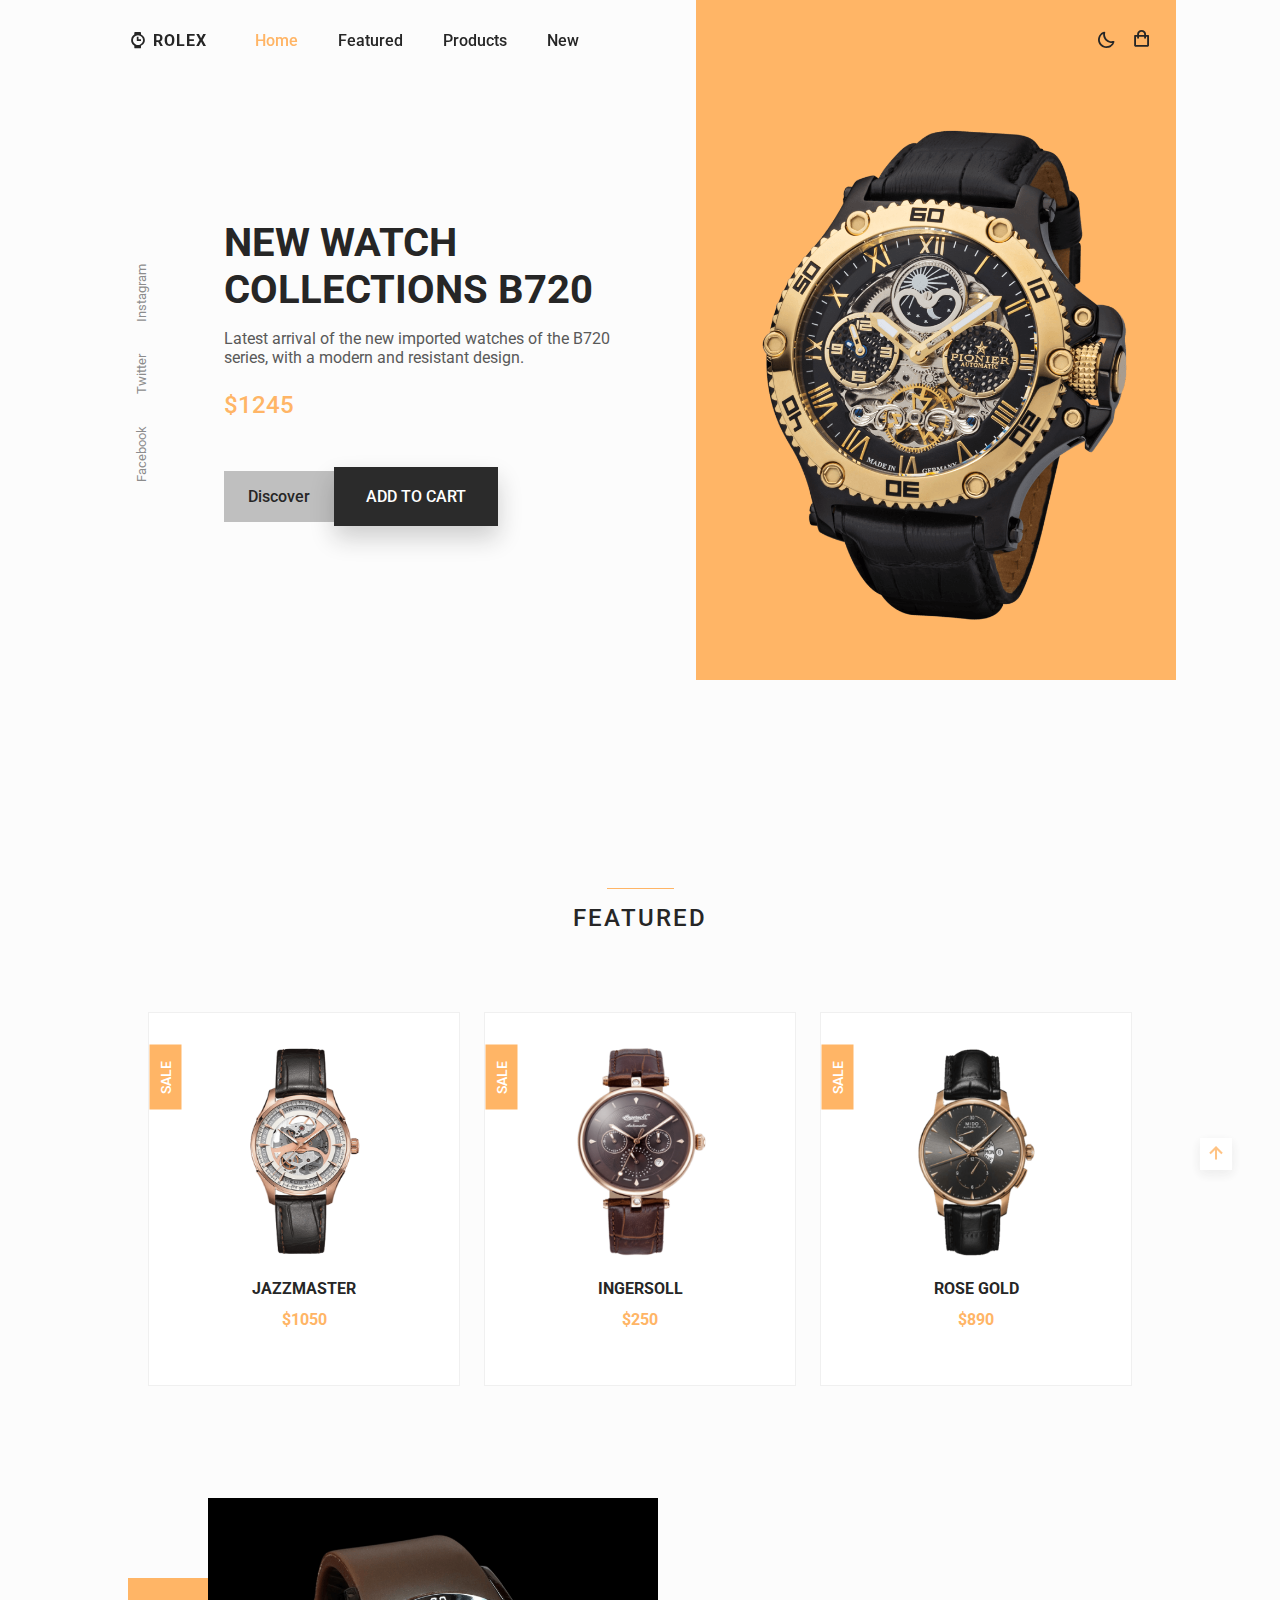
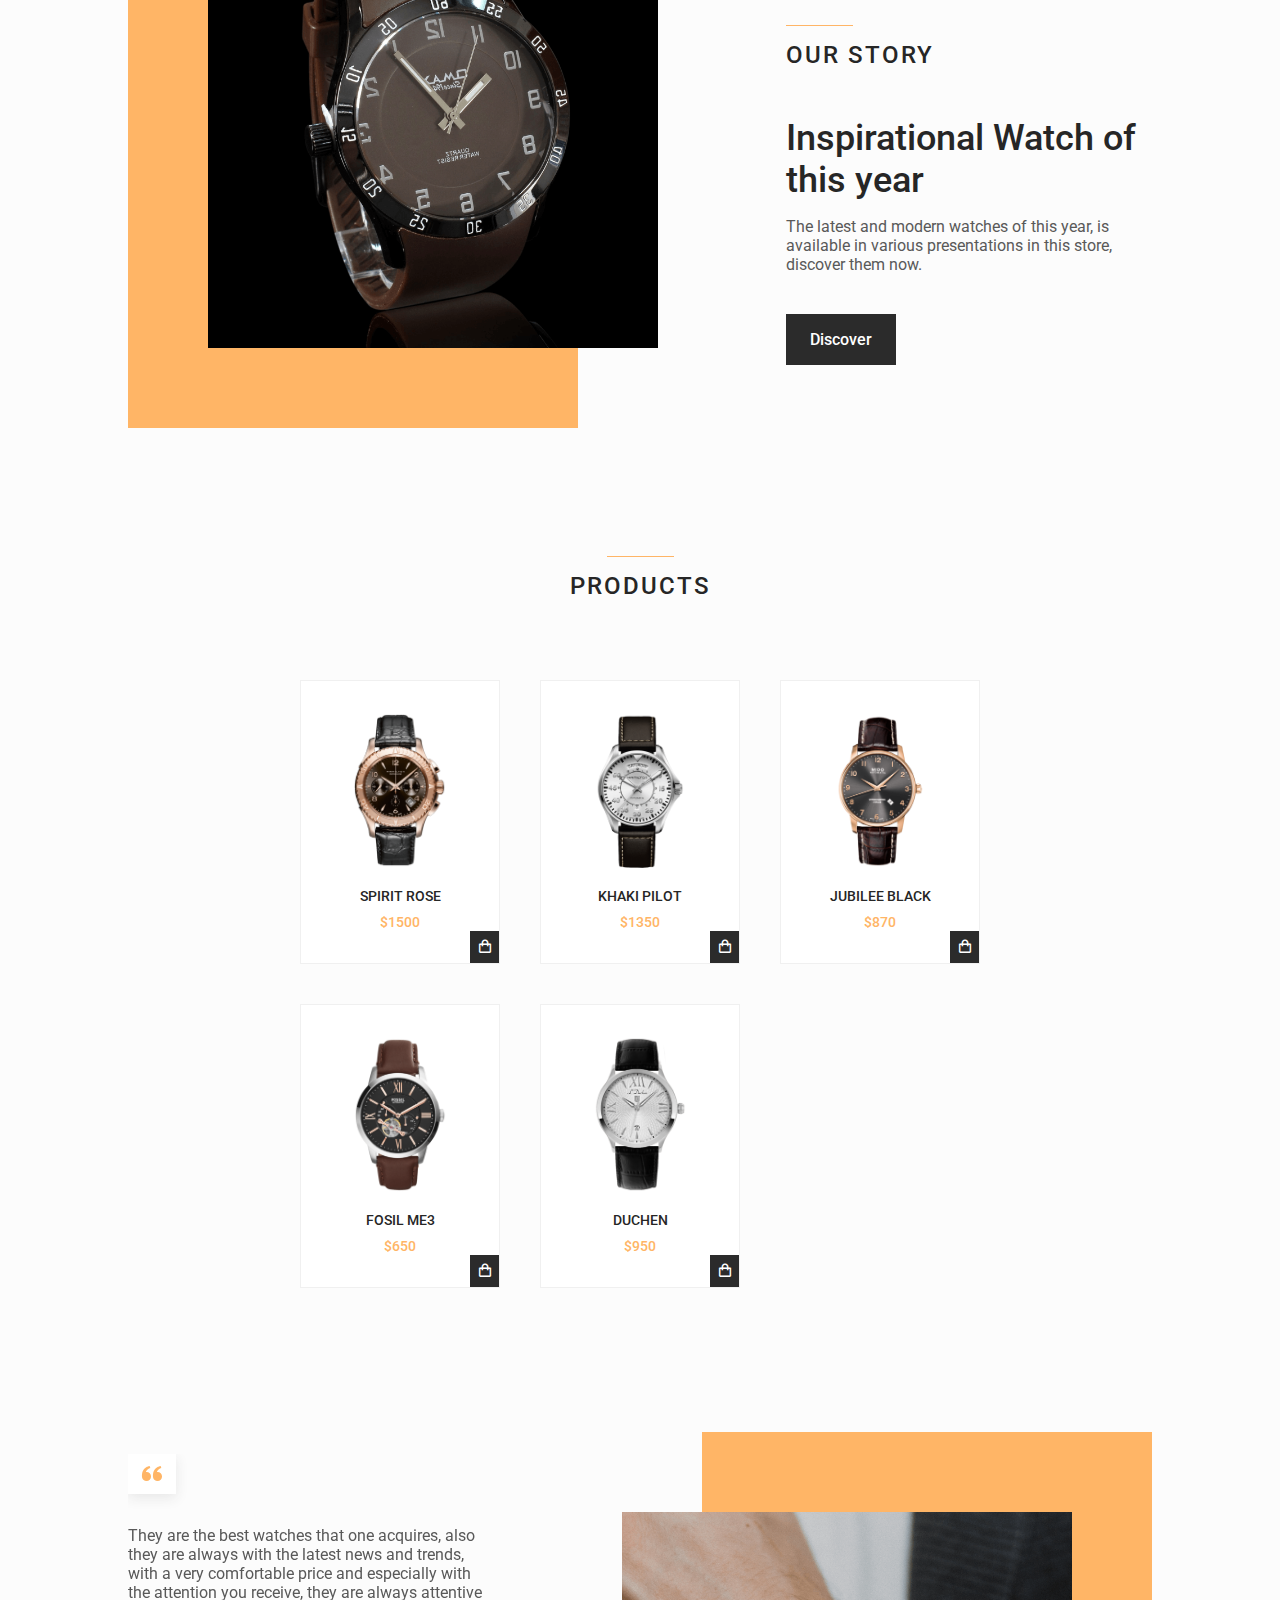
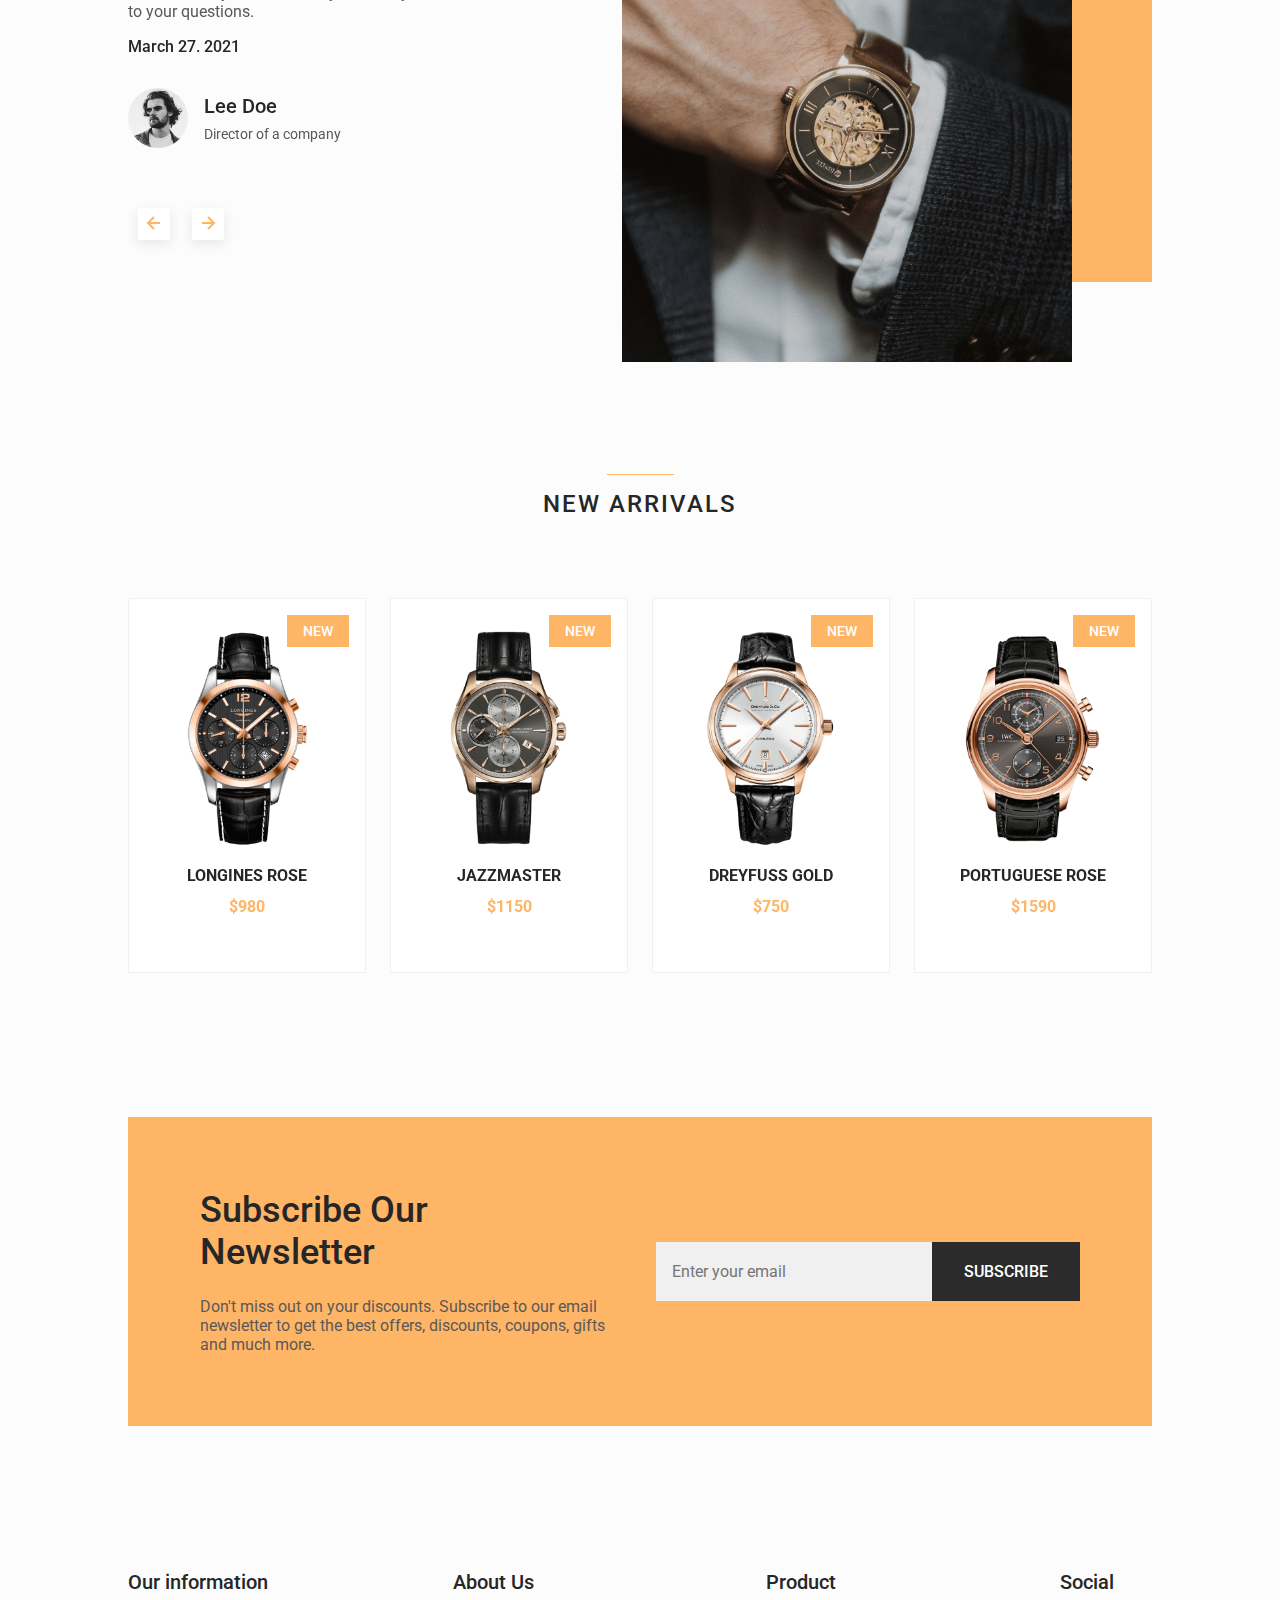
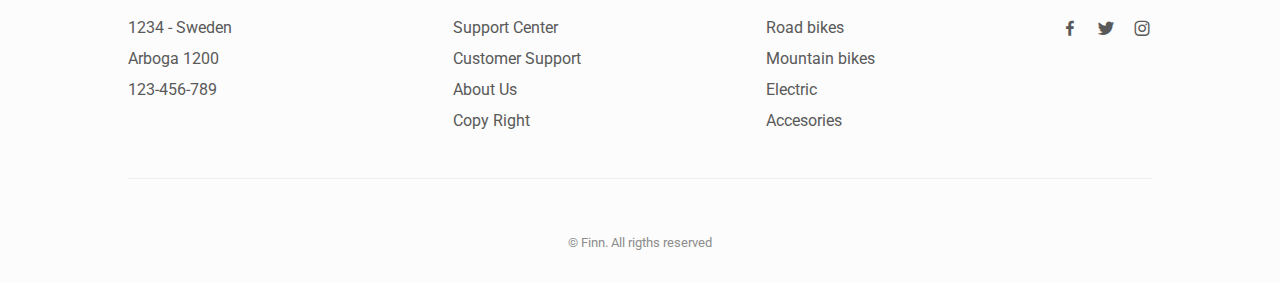
<file: ex web/watches/watches.html>
<!DOCTYPE html>
    <html lang="en">
    <head>
        <meta charset="UTF-8">
        <meta name="viewport" content="width=device-width, initial-scale=1.0">

        <!--=============== FAVICON ===============-->
        <link rel="shortcut icon" href="assets/img/favicon.png" type="image/x-icon">

        <!--=============== BOXICONS ===============-->
        <link rel="stylesheet" href="https://cdn.jsdelivr.net/npm/boxicons@latest/css/boxicons.min.css">

        <!--=============== SWIPER CSS ===============--> 
        <link rel="stylesheet" href="assets/css/swiper-bundle.min.css">

        <!--=============== CSS ===============-->
        <link rel="stylesheet" href="assets/css/watches.css">
        <title>Responsive watches website - Bedimcode</title>
    </head>
    <body>
        <!--==================== HEADER ====================-->
        <header class="header" id="header">
            <nav class="nav container">
                <a href="#" class="nav__logo">
                    <i class='bx bxs-watch nav__logo-icon'></i> Rolex
                </a>

                <div class="nav__menu" id="nav-menu">
                    <ul class="nav__list">
                        <li class="nav__item">
                            <a href="#home" class="nav__link active-link">Home</a>
                        </li>
                        <li class="nav__item">
                            <a href="#featured" class="nav__link">Featured</a>
                        </li>
                        <li class="nav__item">
                            <a href="#products" class="nav__link">Products</a>
                        </li>
                        <li class="nav__item">
                            <a href="#new" class="nav__link">New</a>
                        </li>
                    </ul>

                    <div class="nav__close" id="nav-close">
                        <i class='bx bx-x' ></i>
                    </div>
                </div>

                <div class="nav__btns">
                    <!-- Theme change button -->
                    <i class='bx bx-moon change-theme' id="theme-button"></i>

                    <div class="nav__shop" id="cart-shop">
                        <i class='bx bx-shopping-bag' ></i>
                    </div>

                    <div class="nav__toggle" id="nav-toggle">
                        <i class='bx bx-grid-alt' ></i>
                    </div>
                </div>
            </nav>
        </header>

        <!--==================== CART ====================-->
        <div class="cart" id="cart">
            <i class='bx bx-x cart__close' id="cart-close"></i>

            <h2 class="cart__title-center">My Cart</h2>

            <div class="cart__container">
                <article class="cart__card">
                    <div class="cart__box">
                        <img src="assets/img/featured1.png" alt="" class="cart__img">
                    </div>

                    <div class="cart__details">
                        <h3 class="cart__title">Jazzmaster</h3>
                        <span class="cart__price">$1050</span>

                        <div class="cart__amount">
                            <div class="cart__amount-content">
                                <span class="cart__amount-box">
                                    <i class='bx bx-minus' ></i>
                                </span>

                                <span class="cart__amount-number">1</span>

                                <span class="cart__amount-box">
                                    <i class='bx bx-plus' ></i>
                                </span>
                            </div>

                            <i class='bx bx-trash-alt cart__amount-trash' ></i>
                        </div>
                    </div>
                </article>
                
                <article class="cart__card">
                    <div class="cart__box">
                        <img src="assets/img/featured3.png" alt="" class="cart__img">
                    </div>

                    <div class="cart__details">
                        <h3 class="cart__title">Rose Gold</h3>
                        <span class="cart__price">$850</span>

                        <div class="cart__amount">
                            <div class="cart__amount-content">
                                <span class="cart__amount-box">
                                    <i class='bx bx-minus' ></i>
                                </span>

                                <span class="cart__amount-number">1</span>

                                <span class="cart__amount-box">
                                    <i class='bx bx-plus' ></i>
                                </span>
                            </div>

                            <i class='bx bx-trash-alt cart__amount-trash' ></i>
                        </div>
                    </div>
                </article>

                <article class="cart__card">
                    <div class="cart__box">
                        <img src="assets/img/new1.png" alt="" class="cart__img">
                    </div>

                    <div class="cart__details">
                        <h3 class="cart__title">Longines Rose</h3>
                        <span class="cart__price">$980</span>

                        <div class="cart__amount">
                            <div class="cart__amount-content">
                                <span class="cart__amount-box">
                                    <i class='bx bx-minus' ></i>
                                </span>

                                <span class="cart__amount-number">1</span>

                                <span class="cart__amount-box">
                                    <i class='bx bx-plus' ></i>
                                </span>
                            </div>

                            <i class='bx bx-trash-alt cart__amount-trash' ></i>
                        </div>
                    </div>
                </article>
            </div>

            <div class="cart__prices">
                <span class="cart__prices-item">3 items</span>
                <span class="cart__prices-total">$2880</span>
            </div>
        </div>

        <!--==================== MAIN ====================-->
        <main class="main">
            <!--==================== HOME ====================-->
            <section class="home" id="home">
                <div class="home__container container grid">
                    <div class="home__img-bg">
                        <img src="assets/img/home.png" alt="" class="home__img">
                    </div>
    
                    <div class="home__social">
                        <a href="https://www.facebook.com/" target="_blank" class="home__social-link">
                            Facebook
                        </a>
                        <a href="https://twitter.com/" target="_blank" class="home__social-link">
                            Twitter
                        </a>
                        <a href="https://www.instagram.com/" target="_blank" class="home__social-link">
                            Instagram
                        </a>
                    </div>
    
                    <div class="home__data">
                        <h1 class="home__title">NEW WATCH <br> COLLECTIONS B720</h1>
                        <p class="home__description">
                            Latest arrival of the new imported watches of the B720 series, 
                            with a modern and resistant design.
                        </p>
                        <span class="home__price">$1245</span>

                        <div class="home__btns">
                            <a href="#" class="button button--gray button--small">
                                Discover
                            </a>

                            <button class="button home__button">ADD TO CART</button>
                        </div>
                    </div>
                </div>
            </section>

            <!--==================== FEATURED ====================-->
            <section class="featured section container" id="featured">
                <h2 class="section__title">
                    Featured
                </h2>

                <div class="featured__container grid">
                    <article class="featured__card">
                        <span class="featured__tag">Sale</span>

                        <img src="assets/img/featured1.png" alt="" class="featured__img">

                        <div class="featured__data">
                            <h3 class="featured__title">Jazzmaster</h3>
                            <span class="featured__price">$1050</span>
                        </div>

                        <button class="button featured__button">ADD TO CART</button>
                    </article>

                    <article class="featured__card">
                        <span class="featured__tag">Sale</span>

                        <img src="assets/img/featured2.png" alt="" class="featured__img">

                        <div class="featured__data">
                            <h3 class="featured__title">Ingersoll</h3>
                            <span class="featured__price">$250</span>
                        </div>

                        <button class="button featured__button">ADD TO CART</button>
                    </article>

                    <article class="featured__card">
                        <span class="featured__tag">Sale</span>

                        <img src="assets/img/featured3.png" alt="" class="featured__img">

                        <div class="featured__data">
                            <h3 class="featured__title">Rose gold</h3>
                            <span class="featured__price">$890</span>
                        </div>

                        <button class="button featured__button">ADD TO CART</button>
                    </article>
                </div>
            </section>

            <!--==================== STORY ====================-->
            <section class="story section container">
                <div class="story__container grid">
                    <div class="story__data">
                        <h2 class="section__title story__section-title">
                            Our Story
                        </h2>
    
                        <h1 class="story__title">
                            Inspirational Watch of <br> this year
                        </h1>
    
                        <p class="story__description">
                            The latest and modern watches of this year, is available in various 
                            presentations in this store, discover them now.
                        </p>
    
                        <a href="#" class="button button--small">Discover</a>
                    </div>

                    <div class="story__images">
                        <img src="assets/img/story.png" alt="" class="story__img">
                        <div class="story__square"></div>
                    </div>
                </div>
            </section>

            <!--==================== PRODUCTS ====================-->
            <section class="products section container" id="products">
                <h2 class="section__title">
                    Products
                </h2>

                <div class="products__container grid">
                    <article class="products__card">
                        <img src="assets/img/product1.png" alt="" class="products__img">

                        <h3 class="products__title">Spirit rose</h3>
                        <span class="products__price">$1500</span>

                        <button class="products__button">
                            <i class='bx bx-shopping-bag'></i>
                        </button>
                    </article>

                    <article class="products__card">
                        <img src="assets/img/product2.png" alt="" class="products__img">

                        <h3 class="products__title">Khaki pilot</h3>
                        <span class="products__price">$1350</span>

                        <button class="products__button">
                            <i class='bx bx-shopping-bag'></i>
                        </button>
                    </article>

                    <article class="products__card">
                        <img src="assets/img/product3.png" alt="" class="products__img">

                        <h3 class="products__title">Jubilee black</h3>
                        <span class="products__price">$870</span>

                        <button class="products__button">
                            <i class='bx bx-shopping-bag'></i>
                        </button>
                    </article>

                    <article class="products__card">
                        <img src="assets/img/product4.png" alt="" class="products__img">

                        <h3 class="products__title">Fosil me3</h3>
                        <span class="products__price">$650</span>

                        <button class="products__button">
                            <i class='bx bx-shopping-bag'></i>
                        </button>
                    </article>

                    <article class="products__card">
                        <img src="assets/img/product5.png" alt="" class="products__img">

                        <h3 class="products__title">Duchen</h3>
                        <span class="products__price">$950</span>

                        <button class="products__button">
                            <i class='bx bx-shopping-bag'></i>
                        </button>
                    </article>
                </div>
            </section>

            <!--==================== TESTIMONIAL ====================-->
            <section class="testimonial section container">
                <div class="testimonial__container grid">
                    <div class="swiper testimonial-swiper">
                        <div class="swiper-wrapper">
                            <div class="testimonial__card swiper-slide">
                                <div class="testimonial__quote">
                                    <i class='bx bxs-quote-alt-left' ></i>
                                </div>
                                <p class="testimonial__description">
                                    They are the best watches that one acquires, also they are always with the latest 
                                    news and trends, with a very comfortable price and especially with the attention 
                                    you receive, they are always attentive to your questions.
                                </p>
                                <h3 class="testimonial__date">March 27. 2021</h3>
        
                                <div class="testimonial__perfil">
                                    <img src="assets/img/testimonial1.jpg" alt="" class="testimonial__perfil-img">
        
                                    <div class="testimonial__perfil-data">
                                        <span class="testimonial__perfil-name">Lee Doe</span>
                                        <span class="testimonial__perfil-detail">Director of a company</span>
                                    </div>
                                </div>
                            </div>

                            <div class="testimonial__card swiper-slide">
                                <div class="testimonial__quote">
                                    <i class='bx bxs-quote-alt-left' ></i>
                                </div>
                                <p class="testimonial__description">
                                    They are the best watches that one acquires, also they are always with the latest 
                                    news and trends, with a very comfortable price and especially with the attention 
                                    you receive, they are always attentive to your questions.
                                </p>
                                <h3 class="testimonial__date">March 27. 2021</h3>
        
                                <div class="testimonial__perfil">
                                    <img src="assets/img/testimonial2.jpg" alt="" class="testimonial__perfil-img">
        
                                    <div class="testimonial__perfil-data">
                                        <span class="testimonial__perfil-name">Samantha Mey</span>
                                        <span class="testimonial__perfil-detail">Director of a company</span>
                                    </div>
                                </div>
                            </div>

                            <div class="testimonial__card swiper-slide">
                                <div class="testimonial__quote">
                                    <i class='bx bxs-quote-alt-left' ></i>
                                </div>
                                <p class="testimonial__description">
                                    They are the best watches that one acquires, also they are always with the latest 
                                    news and trends, with a very comfortable price and especially with the attention 
                                    you receive, they are always attentive to your questions.
                                </p>
                                <h3 class="testimonial__date">March 27. 2021</h3>
        
                                <div class="testimonial__perfil">
                                    <img src="assets/img/testimonial3.jpg" alt="" class="testimonial__perfil-img">
        
                                    <div class="testimonial__perfil-data">
                                        <span class="testimonial__perfil-name">Raul Zaman</span>
                                        <span class="testimonial__perfil-detail">Director of a company</span>
                                    </div>
                                </div>
                            </div>
                        </div>
                        
                        <div class="swiper-button-next">
                            <i class='bx bx-right-arrow-alt' ></i>
                        </div>
                        <div class="swiper-button-prev">
                            <i class='bx bx-left-arrow-alt' ></i>
                        </div>
                    </div>

                    <div class="testimonial__images">
                        <div class="testimonial__square"></div>
                        <img src="assets/img/testimonial.png" alt="" class="testimonial__img">
                    </div>
                </div>
            </section>

            <!--==================== NEW ====================-->
            <section class="new section container" id="new">
                <h2 class="section__title">
                    New Arrivals
                </h2>
                
                <div class="new__container">
                    <div class="swiper new-swiper">
                        <div class="swiper-wrapper">
                            <article class="new__card swiper-slide">
                                <span class="new__tag">New</span>
        
                                <img src="assets/img/new1.png" alt="" class="new__img">
        
                                <div class="new__data">
                                    <h3 class="new__title">Longines rose</h3>
                                    <span class="new__price">$980</span>
                                </div>
        
                                <button class="button new__button">ADD TO CART</button>
                            </article>

                            <article class="new__card swiper-slide">
                                <span class="new__tag">New</span>
        
                                <img src="assets/img/new2.png" alt="" class="new__img">
        
                                <div class="new__data">
                                    <h3 class="new__title">Jazzmaster</h3>
                                    <span class="new__price">$1150</span>
                                </div>
        
                                <button class="button new__button">ADD TO CART</button>
                            </article>

                            <article class="new__card swiper-slide">
                                <span class="new__tag">New</span>
        
                                <img src="assets/img/new3.png" alt="" class="new__img">
        
                                <div class="new__data">
                                    <h3 class="new__title">Dreyfuss gold</h3>
                                    <span class="new__price">$750</span>
                                </div>
        
                                <button class="button new__button">ADD TO CART</button>
                            </article>

                            <article class="new__card swiper-slide">
                                <span class="new__tag">New</span>
        
                                <img src="assets/img/new4.png" alt="" class="new__img">
        
                                <div class="new__data">
                                    <h3 class="new__title">Portuguese rose</h3>
                                    <span class="new__price">$1590</span>
                                </div>
        
                                <button class="button new__button">ADD TO CART</button>
                            </article>                       
                        </div>
                    </div>
                </div>
            </section>

            <!--==================== NEWSLETTER ====================-->
            <section class="newsletter section container">
                <div class="newsletter__bg grid">
                    <div>
                        <h2 class="newsletter__title">Subscribe Our <br> Newsletter</h2>
                        <p class="newsletter__description">
                            Don't miss out on your discounts. Subscribe to our email 
                            newsletter to get the best offers, discounts, coupons, 
                            gifts and much more.
                        </p>
                    </div>

                    <form action="" class="newsletter__subscribe">
                        <input type="email" placeholder="Enter your email" class="newsletter__input">
                        <button class="button">
                            SUBSCRIBE
                        </button>
                    </form>
                </div>
            </section>
        </main>

        <!--==================== FOOTER ====================-->
        <footer class="footer section">
            <div class="footer__container container grid">
                <div class="footer__content">
                    <h3 class="footer__title">Our information</h3>

                    <ul class="footer__list">
                        <li>1234 - Sweden</li>
                        <li>Arboga	1200</li>
                        <li>123-456-789</li>
                    </ul>
                </div>
                <div class="footer__content">
                    <h3 class="footer__title">About Us</h3>

                    <ul class="footer__links">
                        <li>
                            <a href="#" class="footer__link">Support Center</a>
                        </li>
                        <li>
                            <a href="#" class="footer__link">Customer Support</a>
                        </li>
                        <li>
                            <a href="#" class="footer__link">About Us</a>
                        </li>
                        <li>
                            <a href="#" class="footer__link">Copy Right</a>
                        </li>
                    </ul>
                </div>

                <div class="footer__content">
                    <h3 class="footer__title">Product</h3>

                    <ul class="footer__links">
                        <li>
                            <a href="#" class="footer__link">Road bikes</a>
                        </li>
                        <li>
                            <a href="#" class="footer__link">Mountain bikes</a>
                        </li>
                        <li>
                            <a href="#" class="footer__link">Electric</a>
                        </li>
                        <li>
                            <a href="#" class="footer__link">Accesories</a>
                        </li>
                    </ul>
                </div>

                <div class="footer__content">
                    <h3 class="footer__title">Social</h3>

                    <ul class="footer__social">
                        <a href="https://www.facebook.com/" target="_blank" class="footer__social-link">
                            <i class='bx bxl-facebook'></i>
                        </a>

                        <a href="https://twitter.com/" target="_blank" class="footer__social-link">
                            <i class='bx bxl-twitter' ></i>
                        </a>

                        <a href="https://www.instagram.com/" target="_blank" class="footer__social-link">
                            <i class='bx bxl-instagram' ></i>
                        </a>
                    </ul>
                </div>
            </div>

            <span class="footer__copy">&#169; Finn. All rigths reserved</span>
        </footer>

        <!--=============== SCROLL UP ===============-->
        <a href="#" class="scrollup" id="scroll-up"> 
            <i class='bx bx-up-arrow-alt scrollup__icon' ></i>
        </a>

        <!--=============== SWIPER JS ===============-->
        <script src="assets/js/swiper-bundle.min.js"></script>

        <!--=============== MAIN JS ===============-->
        <script src="assets/js/watches.js"></script>
    </body>
</html>
</file>
<file: ex web/coffee/css/coffee.css>
@import url('https://fonts.googleapis.com/css2?family=Roboto:wght@100;300;400;500;700&display=swap');

:root{
    --main-color:#d3ad7f;
    --black:#13131a;
    --bg:#010103;
    --border:.1rem solid rgba(255,255,255,.3);
}

*{
    font-family: 'Roboto', sans-serif;
    margin:0; padding:0;
    box-sizing: border-box;
    outline: none; border:none;
    text-decoration: none;
    text-transform: capitalize;
    transition: .2s linear;
}

html{
    font-size: 62.5%;
    overflow-x: hidden;
    scroll-padding-top: 9rem;
    scroll-behavior: smooth;
}

html::-webkit-scrollbar{
    width: .8rem;
}

html::-webkit-scrollbar-track{
    background: transparent;
}

html::-webkit-scrollbar-thumb{
    background: #fff;
    border-radius: 5rem;
}

body{
    background: var(--bg);
}

section{
    padding:2rem 7%;
}

.heading{
    text-align: center;
    color:#fff;
    text-transform: uppercase;
    padding-bottom: 3.5rem;
    font-size: 4rem;
}

.heading span{
    color:var(--main-color);
    text-transform: uppercase;
}

.btn{
    margin-top: 1rem;
    display: inline-block;
    padding:.9rem 3rem;
    font-size: 1.7rem;
    color:#fff;
    background: var(--main-color);
    cursor: pointer;
}

.btn:hover{
    letter-spacing: .2rem;
}

.header{
    background: var(--bg);
    display: flex;
    align-items: center;
    justify-content: space-between;
    padding:1.5rem 7%;
    border-bottom: var(--border);
    position: fixed;
    top:0; left: 0; right: 0;
    z-index: 1000;
}

.header .logo img{
    height: 6rem;
}

.header .navbar a{
    margin:0 1rem;
    font-size: 1.6rem;
    color:#fff;
}

.header .navbar a:hover{
    color:var(--main-color);
    border-bottom: .1rem solid var(--main-color);
    padding-bottom: .5rem;
}

.header .icons div{
    color:#fff;
    cursor: pointer;
    font-size: 2.5rem;
    margin-left: 2rem;
}

.header .icons div:hover{
    color:var(--main-color);
}

#menu-btn{
    display: none;
}

.header .search-form{
    position: absolute;
    top:115%; right: 7%;
    background: #fff;
    width: 50rem;
    height: 5rem;
    display: flex;
    align-items: center;
    transform: scaleY(0);
    transform-origin: top;
}

.header .search-form.active{
    transform: scaleY(1);
}

.header .search-form input{
    height: 100%;
    width: 100%;
    font-size: 1.6rem;
    color:var(--black);
    padding:1rem;
    text-transform: none;
}

.header .search-form label{
    cursor: pointer;
    font-size: 2.2rem;
    margin-right: 1.5rem;
    color:var(--black);
}

.header .search-form label:hover{
    color:var(--main-color);
}

.header .cart-items-container{
    position: absolute;
    top:100%; right: -100%;
    height: calc(100vh - 9.5rem);
    width: 35rem;
    background: #fff;
    padding:0 1.5rem;
}

.header .cart-items-container.active{
    right: 0;
}

.header .cart-items-container .cart-item{
    position: relative;
    margin:2rem 0;
    display: flex;
    align-items: center;
    gap:1.5rem;
}

.header .cart-items-container .cart-item .fa-times{
    position: absolute;
    top:1rem; right: 1rem;
    font-size: 2rem;
    cursor: pointer;
    color: var(--black);
}

.header .cart-items-container .cart-item .fa-times:hover{
    color:var(--main-color);
}

.header .cart-items-container .cart-item img{
    height: 7rem;
}

.header .cart-items-container .cart-item .content h3{
    font-size: 2rem;
    color:var(--black);
    padding-bottom: .5rem;
}

.header .cart-items-container .cart-item .content .price{
    font-size: 1.5rem;
    color:var(--main-color);
}

.header .cart-items-container .btn{
    width: 100%;
    text-align: center;
}

.home{
    min-height: 100vh;
    display: flex;
    align-items: center;
    background:url(../images/home-img.jpeg) no-repeat;
    background-size: cover;
    background-position: center;
}

.home .content{
    max-width: 60rem;
}

.home .content h3{
    font-size: 6rem;
    text-transform: uppercase;
    color:#fff;
}

.home .content p{
    font-size: 2rem;
    font-weight: lighter;
    line-height: 1.8;
    padding:1rem 0;
    color:#eee;
}

.about .row{
    display: flex;
    align-items: center;
    background:var(--black);
    flex-wrap: wrap;
}

.about .row .image{
    flex:1 1 45rem;
}

.about .row .image img{
    width: 100%;
}
.about .row .content{
    flex:1 1 45rem;
    padding:2rem;
}

.about .row .content h3{
    font-size: 3rem;
    color:#fff;
}

.about .row .content p{
    font-size: 1.6rem;
    color:#ccc;
    padding:1rem 0;
    line-height: 1.8;
}

.menu .box-container{
    display: grid;
    grid-template-columns: repeat(auto-fit, minmax(30rem, 1fr));
    gap:1.5rem;
}

.menu .box-container .box{
    padding:5rem;
    text-align: center;
    border:var(--border);    
}

.menu .box-container .box img{
    height: 10rem;
}

.menu .box-container .box h3{
    color: #fff;
    font-size: 2rem;
    padding:1rem 0;
}

.menu .box-container .box .price{
    color: #fff;
    font-size: 2.5rem;
    padding:.5rem 0;
}

.menu .box-container .box .price span{
    font-size: 1.5rem;
    text-decoration: line-through;
    font-weight: lighter;
}

.menu .box-container .box:hover{
    background:#fff;
}

.menu .box-container .box:hover > *{
    color:var(--black);
}

.products .box-container{
    display: grid;
    grid-template-columns: repeat(auto-fit, minmax(30rem, 1fr));
    gap:1.5rem;
}

.products .box-container .box{
    text-align: center;
    border:var(--border);
    padding: 2rem;
}

.products .box-container .box .icons a{
    height: 5rem;
    width: 5rem;
    line-height: 5rem;
    font-size: 2rem;
    border:var(--border);
    color:#fff;
    margin:.3rem;
}

.products .box-container .box .icons a:hover{
    background:var(--main-color);
}

.products .box-container .box .image{
    padding: 2.5rem 0;
}

.products .box-container .box .image img{
    height: 25rem;
}

.products .box-container .box .content h3{
    color:#fff;
    font-size: 2.5rem;
}

.products .box-container .box .content .stars{
    padding: 1.5rem;
}

.products .box-container .box .content .stars i{
    font-size: 1.7rem;
    color: var(--main-color);
}

.products .box-container .box .content .price{
    color:#fff;
    font-size: 2.5rem;
}

.products .box-container .box .content .price span{
    text-decoration: line-through;
    font-weight: lighter;
    font-size: 1.5rem;
}

.review .box-container{
    display: grid;
    grid-template-columns: repeat(auto-fit, minmax(30rem, 1fr));
    gap:1.5rem;
}

.review .box-container .box{
    border:var(--border);
    text-align: center;
    padding:3rem 2rem;
}

.review .box-container .box p{
    font-size: 1.5rem;
    line-height: 1.8;
    color:#ccc;
    padding:2rem 0;
}

.review .box-container .box .user{
    height: 7rem;
    width: 7rem;
    border-radius: 50%;
    object-fit: cover;
}

.review .box-container .box h3{
    padding:1rem 0;
    font-size: 2rem;
    color:#fff;
}

.review .box-container .box .stars i{
    font-size: 1.5rem;
    color:var(--main-color);
}

.contact .row{
    display: flex;
    background:var(--black);
    flex-wrap: wrap;
    gap:1rem;
}

.contact .row .map{
    flex:1 1 45rem;
    width: 100%;
    object-fit: cover;
}

.contact .row form{
    flex:1 1 45rem;
    padding:5rem 2rem;
    text-align: center;
}

.contact .row form h3{
    text-transform: uppercase;
    font-size: 3.5rem;
    color:#fff;
}

.contact .row form .inputBox{
    display: flex;
    align-items: center;
    margin-top: 2rem;
    margin-bottom: 2rem;
    background:var(--bg);
    border:var(--border);
}

.contact .row form .inputBox span{
    color:#fff;
    font-size: 2rem;
    padding-left: 2rem;
}

.contact .row form .inputBox input{
    width: 100%;
    padding:2rem;
    font-size: 1.7rem;
    color:#fff;
    text-transform: none;
    background:none;
}

.blogs .box-container{
    display: grid;
    grid-template-columns: repeat(auto-fit, minmax(30rem, 1fr));
    gap:1.5rem;
}

.blogs .box-container .box{
    border:var(--border);    
}

.blogs .box-container .box .image{
    height: 25rem;
    overflow:hidden;
    width: 100%;
}

.blogs .box-container .box .image img{
    height: 100%;
    object-fit: cover;
    width: 100%;
}

.blogs .box-container .box:hover .image img{
    transform: scale(1.2);
}

.blogs .box-container .box .content{
    padding:2rem;
}

.blogs .box-container .box .content .title{
    font-size: 2.5rem;
    line-height: 1.5;
    color:#fff;
}

.blogs .box-container .box .content .title:hover{
    color:var(--main-color);
}

.blogs .box-container .box .content span{
    color:var(--main-color);
    display: block;
    padding-top: 1rem;
    font-size: 2rem;
}

.blogs .box-container .box .content p{
    font-size: 1.6rem;
    line-height: 1.8;
    color:#ccc;
    padding:1rem 0;
}

.footer{
    background:var(--black);
    text-align: center;
}

.footer .share{
    padding:1rem 0;
}

.footer .share a{
    height: 5rem;
    width: 5rem;
    line-height: 5rem;
    font-size: 2rem;
    color:#fff;
    border:var(--border);
    margin:.3rem;
    border-radius: 50%;
}

.footer .share a:hover{
    background-color: var(--main-color);
}

.footer .links{
    display: flex;
    justify-content: center;
    flex-wrap: wrap;
    padding:2rem 0;
    gap:1rem;
}

.footer .links a{
    padding:.7rem 2rem;
    color:#fff;
    border:var(--border);
    font-size: 2rem;
}

.footer .links a:hover{
    background:var(--main-color);
}

.footer .credit{
    font-size: 2rem;
    color:#fff;
    font-weight: lighter;
    padding:1.5rem;
}

.footer .credit span{
    color:var(--main-color);
}













/* media queries  */
@media (max-width:991px){

    html{
        font-size: 55%;
    }

    .header{
        padding:1.5rem 2rem;
    }

    section{
        padding:2rem;
    }

}

@media (max-width:768px){

    #menu-btn{
        display: inline-block;
    }

    .header .navbar{
        position: absolute;
        top:100%; right: -100%;
        background: #fff;
        width: 30rem;
        height: calc(100vh - 9.5rem);
    }

    .header .navbar.active{
        right:0;
    }

    .header .navbar a{
        color:var(--black);
        display: block;
        margin:1.5rem;
        padding:.5rem;
        font-size: 2rem;
    }

    .header .search-form{
        width: 90%;
        right: 2rem;
    }

    .home{
        background-position: left;
        justify-content: center;
        text-align: center;
    }

    .home .content h3{
        font-size: 4.5rem;
    }

    .home .content p{
        font-size: 1.5rem;
    }

}

@media (max-width:450px){

    html{
        font-size: 50%;
    }

}
</file>
<file: ex web/ntf/nft.css>
@import url('https://fonts.googleapis.com/css2?family=Poppins:wght@100;300;400;500;600&display=swap');

:root{
    --Tusk:#B0E5E3;
    --main:#2E307D;
    --meet:#FFE9E2;
}

body{
    background:var(--Tusk);
}
*{
    font-family: 'Poppins', sans-serif;
    margin: 0;
    padding: 0;
    box-sizing: border-box;
    outline: none;
    border: none;
    text-transform: uppercase;
    text-decoration: none;
    transition: .2s linear;
}

html{
    font-size: 62.5%;
    overflow-x: hidden;
    scroll-behavior: smooth;
}

section{
    padding: 3rem 9%;
}

.title{
    display: flex;
    align-items: center;
    font-size: 2.5rem;
    margin-bottom:3rem;
    padding:1.2rem 0;
    border-bottom: 1px solid rgba(0,0,0,0.7);
    color: var(--main);
}

.title span{
    color: var(--main);
    padding-left: .7rem;
}

.title a{
    margin-left: auto;
    color: var(--main);
    font-size: 1.5rem;
}

.title a:hover{
    color: #fff;
}

.btn{
    margin-top: 1rem;
    display:inline-block;
    padding:.8rem 3rem;
    background-color:var(--main);
    color:var(--Tusk);
    font-size: 1.7rem;
    cursor:pointer;
    box-shadow: 0 0.5rem 1rem rgba(0,0,0,0.7);
    border:0.1rem solid rgba(0,0,0,0.7);
}

.btn:hover{
    background: var(--Tusk);
    color: var(--main);
    box-shadow: 0 0.5rem 1rem rgba(0,0,0,0.1);
}

.header{
    position:fixed;
    top:0;
    left:0;
    right:0;
    z-index: 1000;
    background: var(--main);
    display:flex;
    align-items: center;
    justify-content: space-between;
    padding:2rem 9%;
    box-shadow: 0 0.5rem 1rem rgba(0,0,0,0.7);
}

.header .logo{
    font-size: 2.4rem;
    font-weight: bolder;
    color: var(--Tusk);
}

.header .logo i{
    color: var(--Tusk);
    padding-right: .5rem;
}


.header .navbar a{
    font-size:1.7rem;
    color: var(--Tusk);
    margin: 0 1rem;
    font-weight: bold;
}

.header .navbar a:hover{
    color: #fff;
}

.header .icons div{
    font-size: 2.5rem;
    margin-left: 1.7rem;
    cursor: pointer;
    color:var(--Tusk);
}

.header .icons div:hover{
    color: #fff;
}

#menu-btn{
    display: none;
}

@keyframes fadeLeft{
    0%{
        opacity: 0;
        transform:translateY(-5rem);
    }
}

@keyframes fadeUp {
    0%{
        opacity: 0;
        transform: scale(0.5);
    }
}

.home{
    padding-top: 14rem;
    background-color:var(--Tusk);
    background-size: cover;
    background-position: center;
    position: relative;
}

.home .slides-container .slide{
    display:flex;
    align-items:center;
    flex-wrap: wrap;
    gap: 1.5rem;
    display:none;
}

.home .slides-container .slide.active{
   display: flex;
}

.home .slides-container .slide .content{
    flex: 1 1 40rem;
    animation:fadeLeft .4s linear .4s backwards;
}


.home .slides-container .slide .content h3{
    color: var(--main);
    font-size: 2.0rem; 
    align-items: center;
}

.home .slides-container .slide .content .slideimg img{
    display: inline-block;
}

.home .slides-container .slide .img{
    flex: 1 1 40rem;
    margin: 3rem 0;
}

.home .slides-container .slide .img img{
    width: 100%;
    height:490px;
    animation:fadeUp .4s linear;
}

.home #next-slide,
.home #prev-slide{
    position: absolute;
    top: 50%;
    transform:translateY(-50%);
    height:5rem;
    width:5rem;
    line-height: 5rem;
    box-shadow: 0 0.5rem 1rem rgba(0,0,0,0.7);
    border: 0.1rem solid rgba(0,0,0,0.7);
    text-align: center;
    background:var(--main);
    font-size: 2rem;
    color: var(--Tusk);
    cursor: pointer;
}

.home #next-slide:hover,
.home #prev-slide:hover{
    background: var(--Tusk);
    color: var(--main);
    box-shadow: 0 0.5rem 1rem rgba(0,0,0,0.1);
}

.home #prev-slide{
    left: 2rem;
}

.home #next-slide{
    right: 2rem;
}

.banner-container{
    background:var(--Tusk);
    display:flex;
    flex-wrap: wrap;
    gap: 1.5rem;
}

.banner-container .banner{
    flex: 1 1 35rem;
    height:65rem;
    overflow: hidden;
    position: relative;
    box-shadow: 0 0.5rem 1rem rgba(0,0,0,0.7);
    border: 0.1rem solid rgba(0,0,0,0.7);
}

.banner-container .banner img{
    height:100%;
    width:100%;
    object-fit: cover;
}

.banner-container .banner .content{
    position: absolute;
    top: 70%;
    left: 4%;
    transform:translateY(-50%);
}

.banner-container .banner .content h3{
    font-size: 3rem;
    color: #000;
    text-shadow:0 0.5rem 1rem rgba(0,0,0,0.7);
}

.banner-container .banner .content span{
    font-size: 2.5rem;
    color: #000;;
    text-shadow: 0 0.5rem 1rem rgba(0,0,0,0.7);
}

.banner-container .banner:hover img{
    transform:scale(1.2) rotate(-5deg);
}

.story .box-container{
    display:grid;
    grid-template-columns: repeat(auto-fit, minmax(25rem, 1fr));
    gap: 1.5rem;
}

.story .box-container .box{
    position:relative;
    background-color:var(--main);
    text-align: center;
    overflow: hidden;
    box-shadow: 0 0.5rem 1rem rgba(0,0,0,0.7);
    border: 0.1rem solid rgba(0,0,0,0.7);
}

.story .box-container .box:hover .icons{
    top: 0;
    height:35rem;
}

.story .box-container .box .icons{
    position:absolute;
    top: -105%;
    left: 0;
    height:35rem;
    width: 100%;
    display:flex;
    align-items:center;
    justify-content:center;
    background:var(--main);
    gap: 1rem;
}

.story .box-container .box .icons a{
    font-size: 2rem;
    height:5rem;
    width:5rem;
    line-height: 5rem;
    background: var(--Tusk);
    box-shadow: 0 0.5rem 1rem rgba(0,0,0,0.1);
    color:var(--main)
}

.story .box-container .box .icons a:hover{
    background: var(--Tusk);
    color:var(--main);
    height:17rem;
    
}

.story .box-container .box .img{
    height:27rem;
    width:27rem;
    overflow:hidden;
}

.story .box-container .box .img img{
    height:100%;
    width:100%;
    object-fit:cover;
}

.story .box-container .box .content{
    padding:1.5rem;
}

.story .box-container .box .content .price{
    font-size: 1.4rem;
    color: var(--Tusk); 
}

.story .box-container .box .content h3{
    font-size:2rem;
    color: var(--Tusk);
}

.story .box-container .box .content .stars i{
    font-size: 1.4rem;
    color: yellow;
}


.firepit{
    display: flex;
    align-items: center;
    flex-wrap: wrap;
    gap: 1.5rem;
}

.firepit .img{
    flex: 1 1 40rem;
}

.firepit .img img{
    width: 100%;
    height:55rem;
    overflow: hidden;
    object-fit: cover;
    box-shadow: 0 0.5rem 1rem rgba(0,0,0,0.7);
    border: 0.1rem solid rgba(0,0,0,0.7);
}

.firepit .content{
    flex: 1 1 40rem;
}

.firepit .content h3{
    color: var(--main);
    font-size: 3rem;
    padding-top: .5rem;
}

.firepit .content p{
    color: var(--main);
    font-size:2rem;
    padding:1rem 0;
}



.roadmap .slide{
    padding:2rem;
    box-shadow: 0 0.5rem 1rem rgba(0,0,0,0.7);
    border: 0.1rem solid rgba(0,0,0,0.7);
    border-radius: .5rem;
    position: relative;
    background:var(--main);
}

.roadmap .slide .fa-quote-right{
    position: absolute;
    top: 2rem;
    right: 2rem;
    font-size: 6rem;
    color: var(--Tusk);
}

.roadmap .slide .user{
    display:flex;
    gap: 1.5rem;
    align-items: center;
    padding-bottom: 1.5rem;
}

.roadmap .slide .user img{
    height:7rem;
    width:7rem;
    border-radius: 50%;
    object-fit: cover;
}

.roadmap .slide .user h3{
    color: var(--Tusk);
    font-size: 2rem;
    padding-bottom:5rem;
}

.roadmap .slide .user i{
    font-size: 1.3rem;
    color:yellow;
}

.roadmap .slide p{
    font-size: 1.5rem;
    line-height: 1.8;
    color:var(--Tusk);
}


.teams .box-container{
    display: grid;
    grid-template-columns: repeat(auto-fit, minmax(30rem, 1fr));
    gap:1.5rem;
}

.teams .box-container .box{
    border: 0.1rem solid rgba(0,0,0,0.7);
    box-shadow: 0 0.5rem 1rem rgba(0,0,0,0.7);
    background:var(--main);
}

.teams .box-container .box .img{
    height:27rem;
    width:27rem;
    overflow:hidden;
}

.teams .box-container .box .img:hover img{
    transform:scale(1.2);
}

.teams .box-container .box .img img{
    height:100%;
    width:100%;
    object-fit: cover;
}

.teams .box-container .box .content{
    padding:2rem 1.5rem;
}

.teams .box-container .box .content .icons{
    border-radius:0.1rem solid rgba(0,0,0,0.1);
    padding-bottom: 1.7rem;
    margin-bottom: 1.7rem;
    display: flex;
    align-items: center;
    justify-content:space-between;
}

.teams .box-container .box .content .icons a{
    font-size: 1.4rem;
    color: var(--Tusk);
}

.teams .box-container .box .content .icons a:hover{
    color: #fff;
}

.teams .box-container .box .content .icons a i{
    color: var(--Tusk);
    padding-right:.5rem;
}

.teams .box-container .box .content h3{
    font-size: 2.2rem;
    color: var(--Tusk);
}

.teams .box-container .box .content p{
    font-size: 1.4rem;
    color: var(--Tusk);
    line-height: 2;
    padding:1rem 0;
}


.faq .icons-container{
    display:grid;
    grid-template-columns: repeat(auto-fit, minmax(29rem, 1fr));
    gap: 1.5rem;
}

.faq .icons-container .icons{
    text-align:center;
    border: 0.1rem solid rgba(0,0,0,0.7);
    box-shadow: 0 0.5rem 1rem rgba(0,0,0,0.7);
    padding: 2rem;
    background:var(--main);
}

.faq .icons-container .icons i{
    height:6rem;
    width:6rem;
    line-height: 6rem;
    font-size: 2.5rem;
    background: var(--Tusk);
    color:var(--main);
    border-radius:50%;
}

.faq .icons-container .icons h3{
    color: var(--Tusk);
    font-size: 2rem;
    padding:1rem 0;
}

.faq .icons-container .icons p{
    color: var(--Tusk);
    font-size: 1.5rem;
    line-height: 2;
}


.footer{
    background:var(--main);
}

.footer .box-container{
    display:grid;
    grid-template-columns: repeat(auto-fit, minmax(25rem, 1fr));
    gap:1.5rem;
}

.footer .box-container .box h3{
    font-size: 2.2rem;
    color: var(--Tusk);
    padding:1rem 0;
}

.footer .box-container .box p{
    font-size: 1.5rem;
    color: var(--Tusk);
    padding-bottom: .5rem;
}

.footer .box-container .box a{
    font-size: 1.4rem;
    color: var(--Tusk);
    padding: 1rem 0;
    display:block;
}

.footer .box-container .box a:hover{
    color: #fff;
}

.footer .box-container .box a:hover i{
    padding-right: 2rem;
}

.footer .box-container .box a i{
    padding-right:.5rem;
    color: var(--Tusk);
}

.footer .box-container .box form input[type="email"]{
    width: 100%;
    padding:1rem 1.2rem;
    font-size: 1.6rem;
    color: var(--Tusk);
    margin: 1rem 0;
    text-transform: none;
}

.footer .box-container .box .payments{
    width: 100%;
    margin-top: 2rem;
}

.credit{
    text-align: center;
    background:var(--main);
    color:#000;
    font-size: 2rem;
}

.credit span{
    color:var(--Tusk);
}


/* media queries */
@media(max-width:991px){
    html{
        font-size: 55%;
    }
    .header{
        padding:2rem;
    }
    section{
        padding:3rem 2rem;
    }
    .home #next-slide,
    .home #prev-slide{
        transform:translateY(0);
        top: 88%;
    }
    .home #prev-slide{
        left:auto;
        right: 8rem;
    }
}

@media(max-width:768px){

    #menu-btn{
        display: inline-block;
    }

    .header .navbar{
        position:absolute;
        top:99%;
        left:0;
        right:0;
        background:var(--main);
        border-top:1px solid rgba(0,0,0,0.1);
        clip-path: polygon(0 0, 100% 0, 100% 0, 0 0);
    }
    .header .navbar.active{
        clip-path: polygon(0 0, 100% 0, 100% 100%, 0% 100%);
    }

    .header .navbar a{
        margin: 1.5rem;
        padding:1.5rem;
        background:var(--Tusk);
        font-size: 2rem;
        display:block;
        border-radius: .5rem;
    }
}

@media(max-width:450px){
    html{
        font-size: 50%;
    }
    .home .slides-container .slide .content .slideimg img{
        display: none;
    }
    .home .slides-container .slide .content h3{
        font-size:1rem;
    }
    .story .box-container .box .img{
        width: 100%;
    }
}
</file>
<file: ex web/watches/assets/css/watches.css>
/*=============== GOOGLE FONTS ===============*/
@import url("https://fonts.googleapis.com/css2?family=Roboto:wght@400;500;700&display=swap");

/*=============== VARIABLES CSS ===============*/
:root {
  --header-height: 3.5rem;

  /*========== Colors ==========*/
  --first-color: hsl(31, 100%, 70%);
  --button-color: hsl(0, 0%, 17%);
  --button-color-alt: hsl(0, 0%, 21%);
  --title-color: hsl(0, 0%, 15%);
  --text-color: hsl(0, 0%, 35%);
  --text-color-light: hsl(0, 0%, 55%);
  --body-color: hsl(0, 0%, 99%);
  --container-color: #fff;
  --border-color: hsl(0, 0%, 94%);

  /*========== Font and typography ==========*/
  --body-font: 'Roboto', sans-serif;
  --biggest-font-size: 2rem;
  --h1-font-size: 1.5rem;
  --h2-font-size: 1.25rem;
  --h3-font-size: 1rem;
  --normal-font-size: .938rem;
  --small-font-size: .813rem;
  --smaller-font-size: .75rem;

  /*========== Font weight ==========*/
  --font-medium: 500;
  --font-bold: 700;

  /*========== Margenes Bottom ==========*/
  --mb-0-5: .5rem;
  --mb-0-75: .75rem;
  --mb-1: 1rem;
  --mb-1-5: 1.5rem;
  --mb-2: 2rem;
  --mb-2-5: 2.5rem;
  --mb-3: 3rem;

  /*========== z index ==========*/
  --z-tooltip: 10;
  --z-fixed: 100;
}

@media screen and (min-width: 968px) {
  :root {
    --biggest-font-size: 2.5rem;
    --h1-font-size: 2.25rem;
    --h2-font-size: 1.5rem;
    --h3-font-size: 1.25rem;
    --normal-font-size: 1rem;
    --small-font-size: .875rem;
    --smaller-font-size: .813rem;
  }
}

/*=============== BASE ===============*/
* {
  box-sizing: border-box;
  padding: 0;
  margin: 0;
}

html {
  scroll-behavior: smooth;
}

body,
button,
input {
  font-family: var(--body-font);
  font-size: var(--normal-font-size);
}

body {
  margin: 0;
  background-color: var(--body-color);
  color: var(--text-color);
  /*For animation dark mode*/
  transition: .4s;
}

h1, h2, h3, h4 {
  color: var(--title-color);
  font-weight: var(--font-medium);
}

ul {
  list-style: none;
}

a {
  text-decoration: none;
}

img {
  max-width: 100%;
  height: auto;
}

button {
  cursor: pointer;
  border: none;
  outline: none;
}

/*=============== THEME ===============*/
/*========== Variables Dark theme ==========*/
body.dark-theme {
  --first-color: hsl(31, 76%, 74%);
  --button-color: hsl(0, 0%, 24%);
  --button-color-alt: hsl(0, 0%, 28%);
  --title-color: hsl(0, 0%, 95%);
  --text-color: hsl(0, 0%, 75%);
  --body-color: hsl(0, 0%, 12%);
  --container-color: hsl(0, 0%, 16%);
  --border-color: hsl(0, 0%, 20%);
}

/*========== Button Dark/Light ==========*/
.change-theme {
  color: var(--title-color);
  font-size: 1.25rem;
  cursor: pointer;
}

/*========== 
    Color changes in some parts of 
    the website, in dark theme 
==========*/
.dark-theme .change-theme,
.dark-theme .nav__toggle,
.dark-theme .nav__shop,
.dark-theme .button--gray {
  color: hsl(0, 0%, 15%);
}

.dark-theme .scroll-header {
  box-shadow: 0 1px 4px hsla(0, 0%, 4%, .3);
}

.scroll-header .change-theme,
.scroll-header .nav__toggle,
.scroll-header .nav__shop {
  color: var(--title-color);
}

.dark-theme::-webkit-scrollbar {
  background: hsl(0, 0%, 30%);
}

/*=============== REUSABLE CSS CLASSES ===============*/
.container {
  max-width: 1024px;
  margin-left: var(--mb-1-5);
  margin-right: var(--mb-1-5);
}

.grid {
  display: grid;
}

.main {
  overflow: hidden;
}

.section {
  padding: 6.5rem 0 1rem;
}

.section__title {
  position: relative;
  font-size: var(--h3-font-size);
  margin-bottom: var(--mb-3);
  text-transform: uppercase;
  letter-spacing: 2px;
  text-align: center;
}

.section__title::before {
  content: '';
  position: absolute;
  top: -1rem;
  left: 0;
  right: 0;
  margin: 0 auto;
  width: 67px;
  height: 1px;
  background-color: var(--first-color);
}

/*=============== HEADER & NAV ===============*/
.header {
  width: 100%;
  background: transparent;
  position: fixed;
  top: 0;
  left: 0;
  z-index: var(--z-fixed);
  /*For animation dark mode*/
  transition: .4s;
}

.nav {
  height: var(--header-height);
  display: flex;
  justify-content: space-between;
  align-items: center;
}

.nav__logo, 
.nav__toggle, 
.nav__shop, 
.nav__close {
  color: var(--title-color);
}

.nav__logo {
  text-transform: uppercase;
  font-weight: var(--font-bold);
  letter-spacing: 1px;
  display: inline-flex;
  align-items: center;
  column-gap: .25rem;
}

.nav__logo-icon {
  font-size: 1.25rem;
}

.nav__btns {
  display: flex;
  align-items: center;
  column-gap: 1rem;
}

.nav__toggle, 
.nav__shop {
  font-size: 1.25rem;
  cursor: pointer;
}

@media screen and (max-width: 767px) {
  .nav__menu {
    position: fixed;
    background-color: var(--body-color);
    top: 0;
    right: -100%;
    width: 100%;
    height: 100%;
    padding: 6rem 2rem 3.5rem;
    transition: .3s;
  }
}

.nav__list {
  display: flex;
  flex-direction: column;
  align-items: center;
  row-gap: 2rem;
}

.nav__link {
  color: var(--title-color);
  font-weight: var(--font-medium);
  text-transform: uppercase;
  font-size: var(--h2-font-size);
  transition: .3s;
}

.nav__link:hover {
  color: var(--first-color);
}

.nav__close {
  font-size: 2rem;
  position: absolute;
  top: .9rem;
  right: 1.25rem;
  cursor: pointer;
}

/* Show menu */
.show-menu {
  right: 0;
}

/* Change background header */
.scroll-header {
  background-color: var(--body-color);
  box-shadow: 0 1px 4px hsla(0, 4%, 15%, .10);
}

/* Active link */
.active-link {
  color: var(--first-color);
}

/*=============== HOME ===============*/
.home__container {
  position: relative;
  row-gap: 2.5rem;
}

.home__img {
  width: 240px;
}

.home__img-bg {
  background-color: var(--first-color);
  width: 258px;
  height: 430px;
  padding-bottom: 2rem;
  display: flex;
  justify-content: center;
  align-items: flex-end;
  justify-self: flex-end;
  transform: translateX(1.5rem);
}

.home__social {
  position: absolute;
  top: 35%;
  left: -5rem;
  transform: rotate(-90deg);
  display: flex;
  column-gap: 1rem;
}

.home__social-link {
  font-size: var(--smaller-font-size);
  color: var(--text-color-light);
  transition: .3s;
}

.home__social-link:hover {
  color: var(--title-color);
}

.home__title {
  font-size: var(--biggest-font-size);
  font-weight: var(--font-bold);
  margin-bottom: var(--mb-1);
}

.home__description {
  margin-bottom: var(--mb-1-5);
}

.home__price {
  display: inline-block;
  font-size: var(--h2-font-size);
  font-weight: var(--font-medium);
  color: var(--first-color);
  margin-bottom: var(--mb-3);
}

.home__btns {
  display: flex;
  align-items: center;
}

.home__button {
  box-shadow: 0 12px 24px hsla(0, 0%, 10%, .2);
}

/*=============== BUTTONS ===============*/
.button {
  display: inline-block;
  background-color: var(--button-color);
  color: #FFF;
  padding: 1.25rem 2rem;
  font-weight: var(--font-medium);
  transition: .3s;
}

.button:hover {
  background-color: var(--button-color-alt);
}

.button--gray {
  background-color: hsl(0, 0%, 75%);
  color: var(--title-color);
}

.button--gray:hover {
  background-color: hsl(0, 0%, 63%);
}

.button--small {
  padding: 1rem 1.5rem;
}

/*=============== FEATURED ===============*/
.featured__container {
  row-gap: 2.5rem;
}

.featured__card {
  position: relative;
  text-align: center;
  background-color: var(--container-color);
  padding-top: 2rem;
  border: 1px solid var(--border-color);
  overflow-y: hidden;
  transition: .3s;
}

.featured__tag {
  background-color: var(--first-color);
  padding: .5rem 1rem;
  color: #fff;
  text-transform: uppercase;
  font-size: var(--small-font-size);
  font-weight: var(--font-medium);
  position: absolute;
  transform: rotate(-90deg);
  left: -1rem;
  top: 3rem;
}

.featured__img {
  height: 214px;
  margin-bottom: var(--mb-1);
}

.featured__title, 
.featured__price {
  font-size: var(--h3-font-size);
  font-weight: var(--font-bold);
}

.featured__title {
  text-transform: uppercase;
  margin-bottom: var(--mb-0-75);
}

.featured__price {
  display: block;
  color: var(--first-color);
  transition: .3s;
}

.featured__button {
  font-size: var(--small-font-size);
  transform: translateY(1rem);
  opacity: 0;
}

.featured__card:hover {
  box-shadow: 0 12px 32px hsla(0, 0%, 20%, .1);
  padding: 2rem 0 3rem 0;
}

.featured__card:hover .featured__button {
  transform: translateY(0);
  opacity: 1;
}

.featured__card:hover .featured__price {
  margin-bottom: var(--mb-1-5);
}

/*=============== STORY ===============*/
.story__container {
  row-gap: 7.5rem;
}

.story__title {
  font-size: var(--h1-font-size);
  margin-bottom: var(--mb-1);
}

.story__description {
  margin-bottom: var(--mb-2-5);
}

.story__images {
  position: relative;
}

.story__img, 
.story__square {
  width: 250px;
}

.story__square {
  height: 250px;
  background-color: var(--first-color);
}

.story__img {
  position: absolute;
  left: 3rem;
  top: -3rem;
}

/*=============== PRODUCTS ===============*/
.products__container {
  grid-template-columns: repeat(2, 1fr);
  gap: 2rem;
}

.products__card {
  position: relative;
  background-color: var(--container-color);
  padding: 1.25rem 0;
  border: 1px solid var(--border-color);
  text-align: center;
  transition: .3s;
}

.products__img {
  height: 125px;
  margin-bottom: var(--mb-1);
}

.products__title, 
.products__price {
  font-size: var(--small-font-size);
  font-weight: var(--font-medium);
}

.products__title {
  text-transform: uppercase;
  margin-bottom: var(--mb-0-5);
}

.products__price {
  color: var(--first-color);
}

.products__button {
  background-color: var(--button-color);
  padding: .4rem;
  color: #fff;
  font-size: 1rem;
  position: absolute;
  right: 0;
  bottom: 0;
  transition: .3s;
}

.products__button:hover {
  background-color: var(--button-color-alt);
}

.products__card:hover {
  box-shadow: 0 8px 32px hsla(0, 0%, 10%, .1);
}

/*=============== TESTIMONIAL ===============*/
.testimonial__container {
  row-gap: 4rem;
}

.testimonial__quote {
  display: inline-flex;
  background-color: var(--container-color);
  padding: .5rem .75rem;
  font-size: 1.5rem;
  color: var(--first-color);
  box-shadow: 0 4px 12px hsla(0, 0%, 20%, .1);
  margin-bottom: var(--mb-2);
}

.testimonial__description {
  margin-bottom: var(--mb-1);
}

.testimonial__date {
  font-size: var(--normal-font-size);
  margin-bottom: var(--mb-2);
}

.testimonial__perfil {
  display: flex;
  align-items: center;
  column-gap: 1rem;
  margin-bottom: 7rem;
}

.testimonial__perfil-img {
  width: 60px;
  height: 60px;
  border-radius: 3rem;
}

.testimonial__perfil-data {
  display: flex;
  flex-direction: column;
  row-gap: .5rem;
}

.testimonial__perfil-name {
  font-size: var(--h3-font-size);
  font-weight: var(--font-medium);
  color: var(--title-color);
}

.testimonial__perfil-detail {
  font-size: var(--small-font-size);
}

.testimonial__images {
  position: relative;
}

.testimonial__img, 
.testimonial__square {
  width: 250px;
}

.testimonial__square {
  height: 250px;
  background-color: var(--first-color);
  margin-left: auto;
}

.testimonial__img {
  position: absolute;
  right: 2rem;
  top: 3rem;
}

.testimonial-swiper {
  margin-left: initial;
  margin-right: initial;
}

.swiper-button-prev:after,
.swiper-button-next:after {
  content: '';
}

/* Swiper class */
.swiper-button-next,
.swiper-button-prev {
  top: initial;
  bottom: 5%;
  width: initial;
  height: initial;
  background-color: var(--container-color);
  box-shadow: 0 4px 12px hsla(0, 0%, 20%, .1);
  padding: .25rem;
  font-size: 1.5rem;
  color: var(--first-color);
}

.swiper-button-next {
  right: initial;
  left: 4rem;
}

/*=============== NEW ===============*/
.new__card {
  position: relative;
  text-align: center;
  background-color: var(--container-color);
  padding-top: 2rem;
  border: 1px solid var(--border-color);
  overflow-y: hidden;
  transition: .3s;
}

.new__tag {
  background-color: var(--first-color);
  padding: .5rem 1rem;
  color: #fff;
  text-transform: uppercase;
  font-size: var(--small-font-size);
  font-weight: var(--font-medium);
  position: absolute;
  top: 1rem;
  right: 1rem;
  transition: .3s;
}

.new__img {
  height: 215px;
  margin-bottom: var(--mb-1);
}

.new__title, 
.new__price {
  font-size: var(--h3-font-size);
  font-weight: var(--font-bold);
}

.new__title {
  text-transform: uppercase;
  margin-bottom: var(--mb-0-75);
}

.new__price {
  display: block;
  color: var(--first-color);
  transition: .3s;
}

.new__button {
  font-size: var(--small-font-size);
  transform: translateY(1rem);
  opacity: 0;
}

.new__card:hover {
  background-color: var(--first-color);
  box-shadow: 0 12px 32px hsla(0, 0%, 20%, .1);
  padding: 2rem 0 3rem 0;
}

.new__card:hover .new__tag {
  background-color: var(--button-color);
}

.new__card:hover .new__button {
  transform: translateY(0);
  opacity: 1;
}

.new__card:hover .new__title {
  color: hsl(0, 0%, 15%);
}

.new__card:hover .new__price {
  color: hsl(0, 0%, 15%);
  margin-bottom: var(--mb-1-5);
}

/*=============== NEWSLETTER ===============*/
.newsletter__bg {
  background-color: var(--first-color);
  padding: 3rem 1.5rem;
  text-align: center;
  row-gap: 2.5rem;
}

.newsletter__title {
  font-size: var(--h1-font-size);
  color: hsl(0, 0%, 15%);
  margin-bottom: var(--mb-1-5);
}

.newsletter__description {
  color: hsl(0, 0%, 35%);
}

.newsletter__subscribe {
  display: flex;
  flex-direction: column;
  row-gap: .75rem;
}

.newsletter__input {
  border: none;
  outline: none;
  background-color: hsl(0, 0%, 94%);
  padding: 1.25rem 1rem;
  color: hsl(0, 0%, 15%);
}

/*=============== FOOTER ===============*/
.footer__container {
  row-gap: 2rem;
  border-bottom: 1px solid var(--border-color);
  padding-bottom: 3rem;
}

.footer__title {
  font-size: var(--h2-font-size);
  margin-bottom: var(--mb-1-5);
}

.footer__list, 
.footer__links {
  display: flex;
  flex-direction: column;
  row-gap: .75rem;
}

.footer__link {
  color: var(--text-color);
}

.footer__link:hover {
  color: var(--title-color);
}

.footer__social {
  display: flex;
  column-gap: 1rem;
}

.footer__social-link {
  font-size: 1.25rem;
  color: var(--text-color);
}

.footer__social-link:hover {
  color: var(--title-color);
}

.footer__copy {
  display: block;
  margin: 3.5rem 0 1rem 0;
  text-align: center;
  font-size: var(--smaller-font-size);
  color: var(--text-color-light);
}

/*=============== SCROLL UP ===============*/
.scrollup {
  position: fixed;
  right: 1rem;
  bottom: -30%;
  background-color: var(--container-color);
  box-shadow: 0 4px 12px hsla(0, 0%, 20%, .1);
  display: inline-flex;
  padding: .25rem;
  z-index: var(--z-tooltip);
  opacity: .8;
  transition: .4s;
}

.scrollup:hover {
  opacity: 1;
}

.scrollup__icon {
  font-size: 1.5rem;
  color: var(--first-color);
}

/* Show Scroll Up*/
.show-scroll {
  bottom: 3rem;
}

/*=============== SCROLL BAR ===============*/
::-webkit-scrollbar {
  width: .6rem;
  background: hsl(0, 0%, 74%);
}

::-webkit-scrollbar-thumb {
  background: hsl(0, 0%, 17%);
}

/*=============== CART ===============*/
.cart {
  position: fixed;
  background-color: var(--body-color);
  z-index: var(--z-fixed);
  width: 100%;
  height: 100%;
  top: 0;
  right: -100%;
  padding: 3.5rem 2rem;
  transition: .4s;
}

.cart__title-center {
  font-size: var(--h2-font-size);
  text-align: center;
  margin-bottom: var(--mb-3);
}

.cart__close {
  font-size: 2rem;
  color: var(--title-color);
  position: absolute;
  top: 1.25rem;
  right: .9rem;
  cursor: pointer;
}

.cart__container {
  display: grid;
  row-gap: 1.5rem;
}

.cart__card {
  display: flex;
  align-items: center;
  column-gap: 1rem;
}

.cart__box {
  background-color: var(--container-color);
  padding: .75rem 1.25rem;
  border: 1px solid var(--border-color);
}

.cart__img {
  width: 50px;
}

.cart__title {
  font-size: var(--normal-font-size);
  margin-bottom: .5rem;
}

.cart__price {
  display: block;
  font-size: var(--small-font-size);
  color: var(--first-color);
  margin-bottom: var(--mb-1-5);
}

.cart__amount,
.cart__amount-content{
  display: flex;
  align-items: center;
}

.cart__amount{
  column-gap: 3rem;
}

.cart__amount-content{
  column-gap: 1rem;
}

.cart__amount-box {
  display: inline-flex;
  padding: .25rem;
  background-color: var(--container-color);
  border: 1px solid var(--border-color);
  cursor: pointer;
}

.cart__amount-trash {
  font-size: 1.15rem;
  color: var(--first-color);
  cursor: pointer;
}

.cart__prices {
  margin-top: 6rem;
  display: flex;
  justify-content: space-between;
}

.cart__prices-item, 
.cart__prices-total {
  color: var(--title-color);
}

.cart__prices-item {
  font-size: var(--small-font-size);
}

.cart__prices-total {
  font-size: var(--h3-font-size);
  font-weight: var(--font-medium);
}

/* Show cart */
.show-cart {
  right: 0;
}

/*=============== BREAKPOINTS ===============*/
/* For small devices */
@media screen and (max-width: 320px) {
  .container {
    margin-left: var(--mb-1);
    margin-right: var(--mb-1);
  }
  .home__img-bg {
    width: 220px;
  }
  .home__title {
    font-size: var(--h1-font-size);
  }
  .home__button {
    font-size: var(--smaller-font-size);
  }

  .story__square,
  .story__img,
  .testimonial__square,
  .testimonial__img {
    width: 180px;
  }

  .story__square,
  .testimonial__square {
    height: 180px;
  }

  .products__container {
    grid-template-columns: repeat(1, 180px);
    justify-content: center;
  }
}

/* For medium devices */
@media screen and (min-width: 576px) {
  .home__img-bg {
    width: 340px;
  }

  .featured__container {
    grid-template-columns: repeat(2, 1fr);
    justify-content: center;
    align-items: flex-start;
    gap: 1.5rem;
  }

  .footer__container {
    grid-template-columns: repeat(2, 1fr);
  }
}

@media screen and (min-width: 767px) {
  .section {
    padding: 8rem 0 1rem;
  }

  .cart {
    width: 420px;
    box-shadow: -2px 0 4px hsla(0, 0%, 15%, .1);
  }

  .nav {
    height: calc(var(--header-height) + 1.5rem);
    justify-content: initial;
    column-gap: 3rem;
  }
  .nav__toggle, 
  .nav__close {
    display: none;
  }
  .nav__list {
    flex-direction: row;
    column-gap: 2.5rem;
  }
  .nav__link {
    text-transform: initial;
    font-size: var(--normal-font-size);
  }
  .nav__btns {
    margin-left: auto;
  }

  .home__container {
    padding-top: 6rem;
    grid-template-columns: 1fr max-content;
    align-items: center;
  }
  .home__img-bg {
    order: 1;
    transform: translate(1.5rem, -6rem);
  }
  .home__data {
    padding: 0 0 3rem 6rem;
  }
  .home__social {
    top: 47%;
    column-gap: 2rem;
  }

  .featured__title,
  .featured__price,
  .new__title,
  .new__price {
    font-size: var(--normal-font-size);
  }

  .story__container,
  .testimonial__container,
  .newsletter__bg {
    grid-template-columns: repeat(2, 1fr);
    align-items: center;
  }

  .story__section-title {
    text-align: initial;
  }
  .story__section-title::before {
    margin: initial;
  }
  .story__images {
    order: -1;
  }

  .products__container {
    grid-template-columns: repeat(3, 200px);
    justify-content: center;
    gap: 2.5rem;
  }
  .products__card {
    padding: 2rem 0;
  }
  .products__img {
    height: 155px;
  }

  .newsletter__bg {
    text-align: initial;
    column-gap: 2rem;
    padding: 4.5rem;
  }
  .newsletter__subscribe {
    flex-direction: row;
  }
  .newsletter__input {
    width: 100%;
  }

  .footer__container {
    grid-template-columns: repeat(4, max-content);
    justify-content: space-between;
  }
  .footer__title {
    font-size: var(--h3-font-size);
  }
}

@media screen and (min-width: 992px) {
  .section__title {
    font-size: var(--h2-font-size);
  }

  .home__container {
    column-gap: 2rem;
  }
  .home__img-bg {
    width: 480px;
    height: 680px;
  }
  .home__img {
    width: 420px;
  }
  .home__social {
    left: -6rem;
  }
  .home__data {
    padding: 0 0 8rem 6rem;
  }

  .featured__container {
    grid-template-columns: repeat(3, 312px);
    padding-top: 2rem;
  }
  
  .story__container,
  .testimonial__container {
    column-gap: 8rem;
  }

  .story__square,
  .story__img,
  .testimonial__square,
  .testimonial__img {
    width: 450px;
  }

  .story__square,
  .testimonial__square {
    height: 450px;
  }

  .products__container,
  .new__container {
    padding-top: 2rem;
  }

  .testimonial__container {
    padding-bottom: 4rem;
  }
}

/* For large devices */
@media screen and (min-width: 1024px) {
  .container {
    margin-left: auto;
    margin-right: auto;
  }
  
  .story__container,
  .testimonial__container {
    column-gap: 13rem;
  }

  .story__container {
    padding-top: 3rem;
  }
  .story__img {
    left: 5rem;
    top: -5rem;
  }

  .testimonial__img {
    right: 5rem;
    top: 5rem;
  }

  .scrollup {
    right: 3rem;
  }
}
</file>
